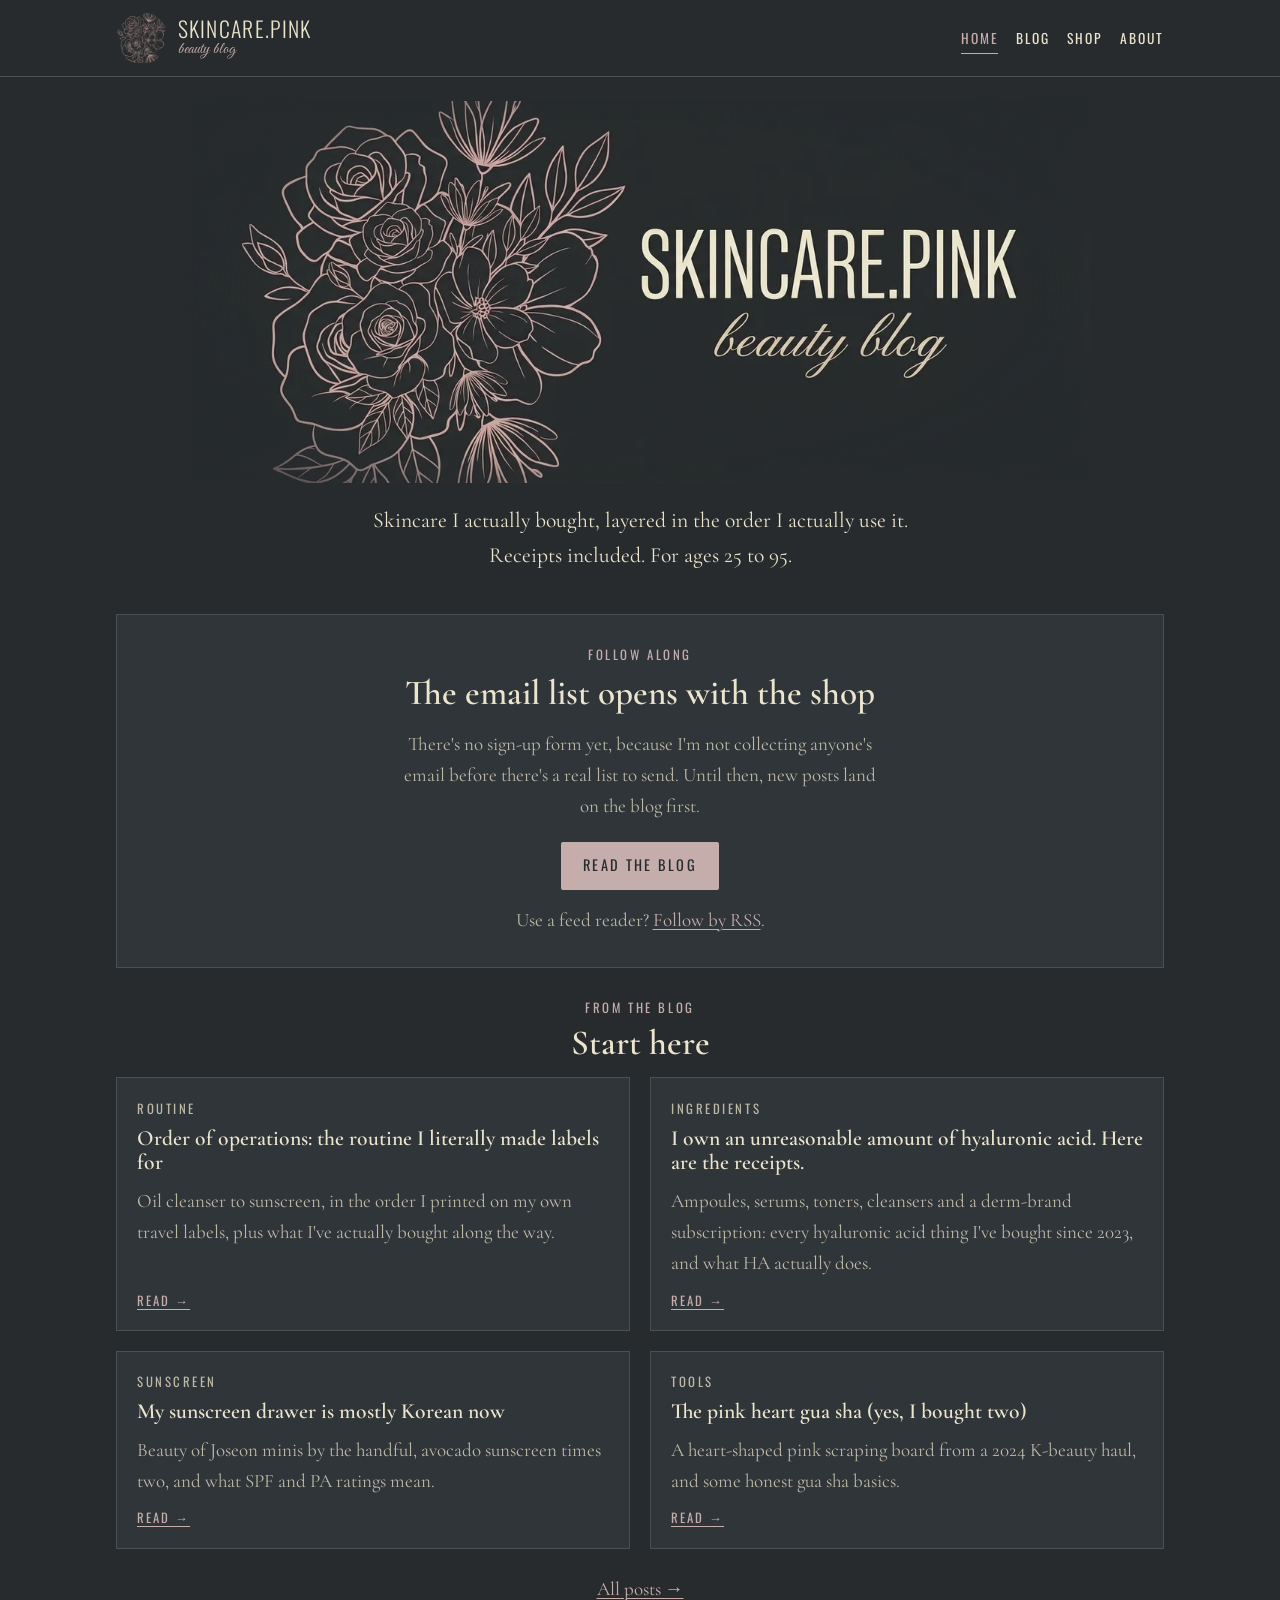
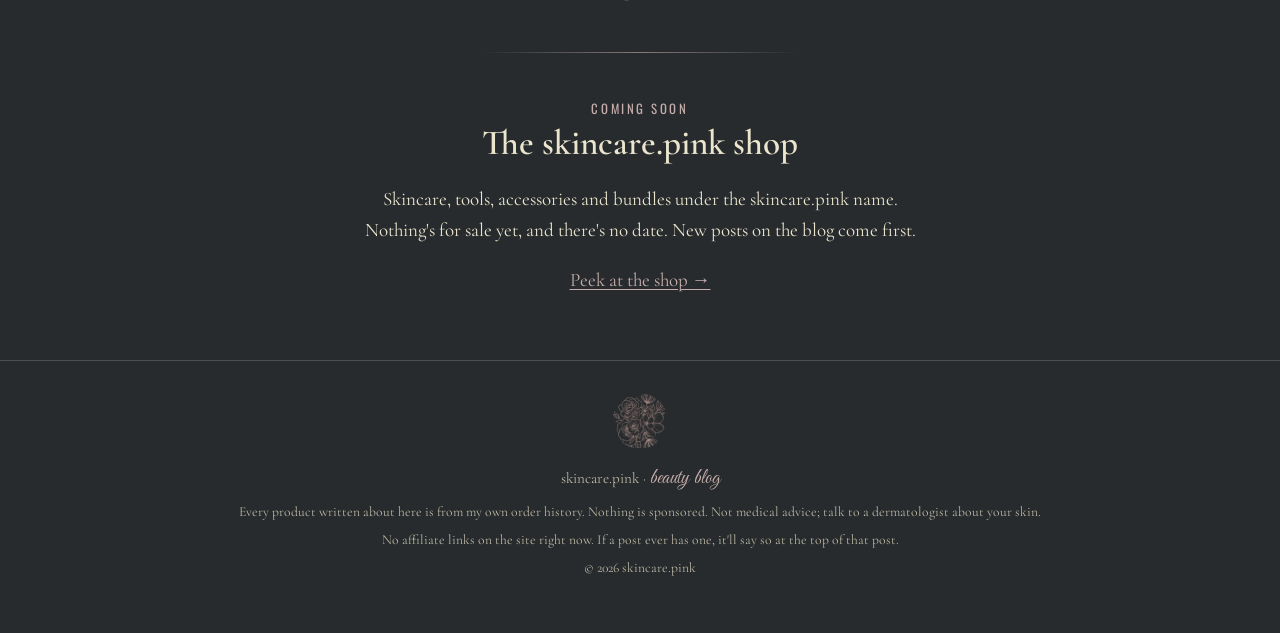
<file: index.html>
<!doctype html>
<html lang="en">
<head>
<meta charset="utf-8">
<meta name="viewport" content="width=device-width,initial-scale=1">
<title>skincare.pink · beauty blog</title>
<meta name="description" content="skincare.pink: skincare I actually bought, layered in the order I use it. Receipts included.">
<meta name="theme-color" content="#272B2D">
<meta property="og:title" content="skincare.pink · beauty blog">
<meta property="og:description" content="skincare.pink: skincare I actually bought, layered in the order I use it. Receipts included.">
<meta property="og:image" content="assets/og-logo.jpg">
<link rel="icon" href="assets/favicon.png">
<link rel="apple-touch-icon" href="assets/apple-touch-icon.png">
<link rel="preload" href="assets/fonts/CormorantGaramond-400.woff2" as="font" type="font/woff2" crossorigin>
<link rel="stylesheet" href="assets/site.css">
<link rel="alternate" type="application/rss+xml" title="skincare.pink" href="feed.xml">
</head>
<body>
<a class="skip" href="#main">Skip to content</a>
<header class="site-head"><div class="wrap">
  <a class="brand" href="index.html" aria-label="skincare.pink home">
    <img src="assets/rose-256.webp" alt="" width="44" height="44">
    <span class="brand-word">Skincare.Pink<small>beauty blog</small></span>
  </a>
  <nav aria-label="Main"><ul><li><a href="index.html" aria-current=page>Home</a></li><li><a href="blog.html">Blog</a></li><li><a href="shop.html">Shop</a></li><li><a href="about.html">About</a></li></ul></nav>
</div></header>
<main id="main" class="wrap">

<section class="hero">
  <h1 style="position:absolute;left:-9999px">skincare.pink: beauty blog</h1>
  <img class="logo" src="assets/logo-1200.webp" srcset="assets/logo-800.webp 800w, assets/logo-1200.webp 1200w" sizes="(max-width:900px) 100vw, 900px" width="1584" height="672" alt="SKINCARE.PINK beauty blog: rose-gold line drawing of roses beside the wordmark" fetchpriority="high">
  <p class="tag">Skincare I actually bought, layered in the order I actually use it. Receipts included. For ages 25 to 95.</p>
</section>
<div id="join">
<section class="panel" aria-labelledby="home-h">
  <p class="eyebrow">Follow along</p>
  <h2 id="home-h" style="margin-top:.3em">The email list opens with the shop</h2>
  <p style="color:var(--cream-dim);max-width:30rem;margin:0 auto 1.25rem">There's no sign-up form yet, because I'm not collecting anyone's email before there's a real list to send. Until then, new posts land on the blog first.</p>
  <p style="margin:0"><a class="btn" href="blog.html">Read the blog</a></p>
  <p class="small" style="color:var(--cream-dim);margin:.9rem 0 0">Use a feed reader? <a href="feed.xml">Follow by RSS</a>.</p>
</section></div>
<section>
  <p class="eyebrow" style="text-align:center">From the blog</p>
  <h2 style="text-align:center;margin-top:.2em">Start here</h2>
  <div class="grid">
<article class="card"><p class="eyebrow">Routine</p>
<h3><a href="order-of-operations.html">Order of operations: the routine I literally made labels for</a></h3>
<p>Oil cleanser to sunscreen, in the order I printed on my own travel labels, plus what I&#x27;ve actually bought along the way.</p><a class="more" href="order-of-operations.html" aria-label="Read: Order of operations: the routine I literally made labels for">Read →</a></article>
<article class="card"><p class="eyebrow">Ingredients</p>
<h3><a href="hyaluronic-acid-receipts.html">I own an unreasonable amount of hyaluronic acid. Here are the receipts.</a></h3>
<p>Ampoules, serums, toners, cleansers and a derm-brand subscription: every hyaluronic acid thing I&#x27;ve bought since 2023, and what HA actually does.</p><a class="more" href="hyaluronic-acid-receipts.html" aria-label="Read: I own an unreasonable amount of hyaluronic acid. Here are the receipts.">Read →</a></article>
<article class="card"><p class="eyebrow">Sunscreen</p>
<h3><a href="korean-sunscreen-drawer.html">My sunscreen drawer is mostly Korean now</a></h3>
<p>Beauty of Joseon minis by the handful, avocado sunscreen times two, and what SPF and PA ratings mean.</p><a class="more" href="korean-sunscreen-drawer.html" aria-label="Read: My sunscreen drawer is mostly Korean now">Read →</a></article>
<article class="card"><p class="eyebrow">Tools</p>
<h3><a href="pink-heart-gua-sha.html">The pink heart gua sha (yes, I bought two)</a></h3>
<p>A heart-shaped pink scraping board from a 2024 K-beauty haul, and some honest gua sha basics.</p><a class="more" href="pink-heart-gua-sha.html" aria-label="Read: The pink heart gua sha (yes, I bought two)">Read →</a></article></div>
  <p style="text-align:center;margin-top:1.5rem"><a href="blog.html">All posts →</a></p>
</section>
<hr class="rule">
<section style="text-align:center;max-width:36rem;margin:0 auto">
  <p class="eyebrow">Coming soon</p>
  <h2 style="margin-top:.2em">The skincare.pink shop</h2>
  <p>Skincare, tools, accessories and bundles under the skincare.pink name. Nothing's for sale yet, and there's no date. New posts on the blog come first.</p>
  <a href="shop.html">Peek at the shop →</a>
</section>

</main>
<footer class="site-foot"><div class="wrap">
  <img src="assets/rose-256.webp" alt="" width="56" height="56" loading="lazy">
  <p>skincare.pink · <span class="script" style="font-size:1.3rem">beauty blog</span></p>
  <p class="small">Every product written about here is from my own order history. Nothing is sponsored. Not medical advice; talk to a dermatologist about your skin.</p>
  <p class="small">No affiliate links on the site right now. If a post ever has one, it'll say so at the top of that post.</p>
  <p class="small">© 2026 skincare.pink</p>
</div></footer>
</body>
</html>
</file>
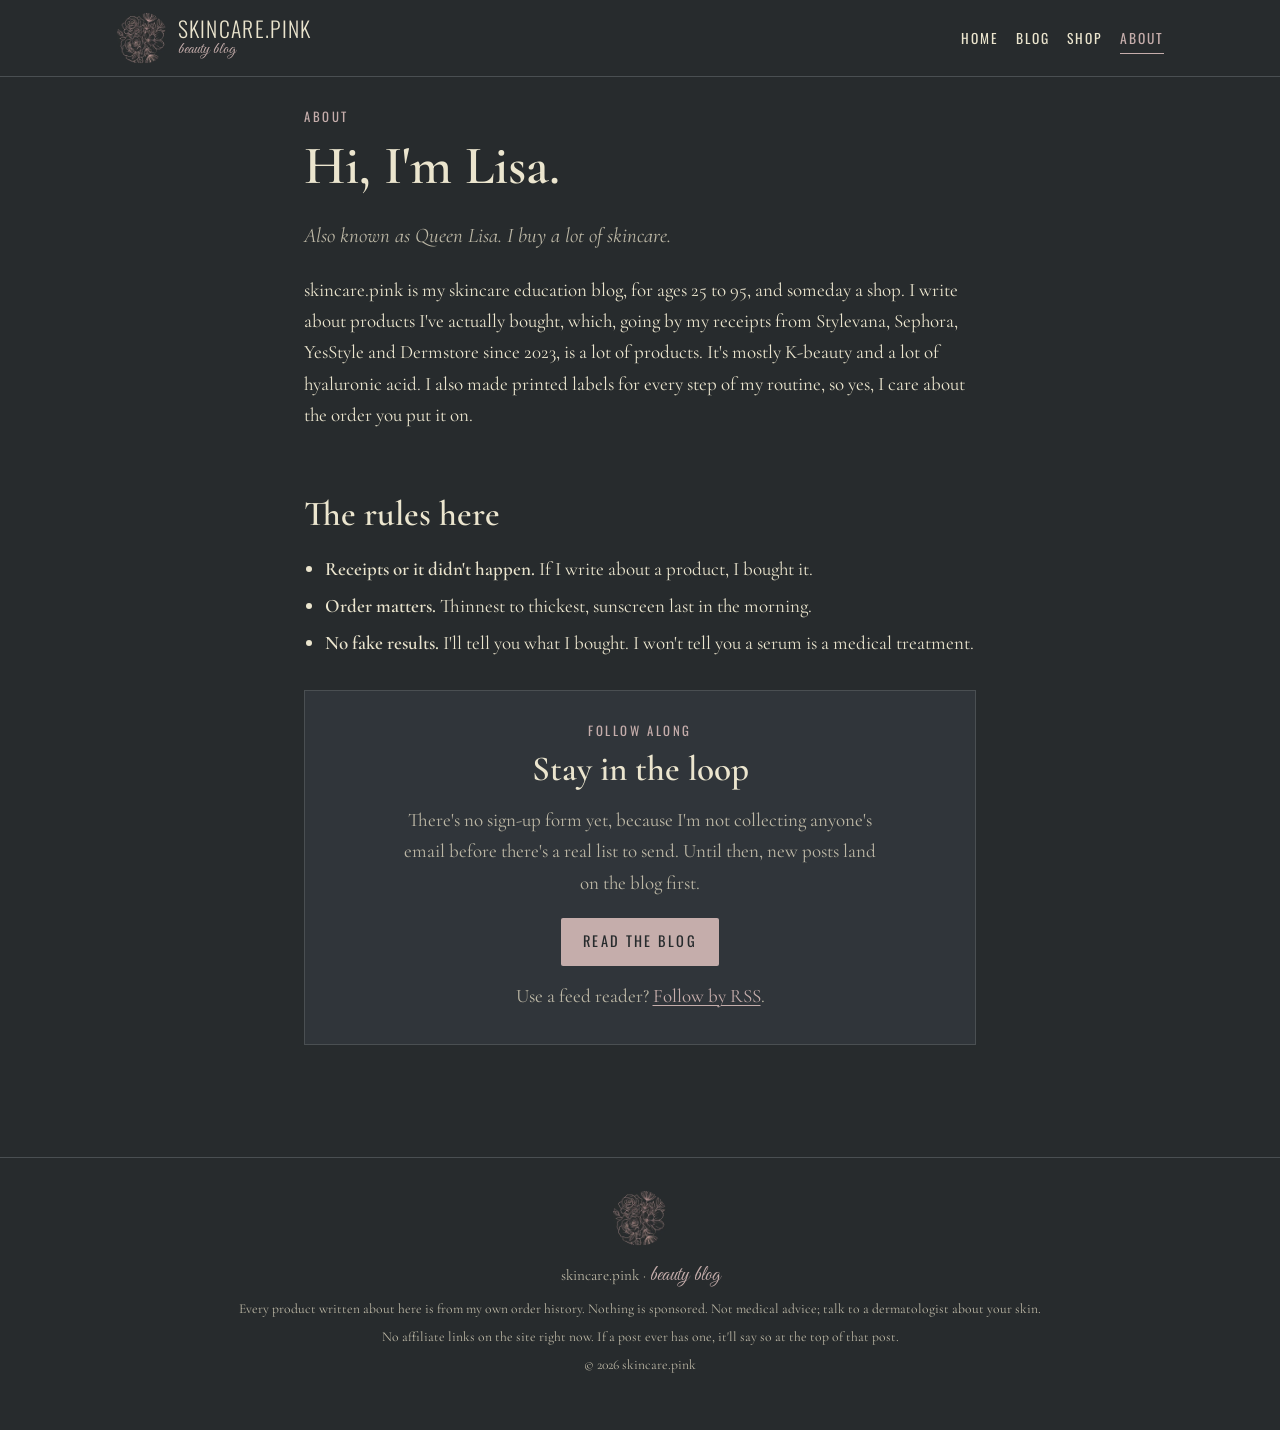
<file: about.html>
<!doctype html>
<html lang="en">
<head>
<meta charset="utf-8">
<meta name="viewport" content="width=device-width,initial-scale=1">
<title>About · skincare.pink</title>
<meta name="description" content="About skincare.pink and Lisa.">
<meta name="theme-color" content="#272B2D">
<meta property="og:title" content="About · skincare.pink">
<meta property="og:description" content="About skincare.pink and Lisa.">
<meta property="og:image" content="assets/og-logo.jpg">
<link rel="icon" href="assets/favicon.png">
<link rel="apple-touch-icon" href="assets/apple-touch-icon.png">
<link rel="preload" href="assets/fonts/CormorantGaramond-400.woff2" as="font" type="font/woff2" crossorigin>
<link rel="stylesheet" href="assets/site.css">
<link rel="alternate" type="application/rss+xml" title="skincare.pink" href="feed.xml">
</head>
<body>
<a class="skip" href="#main">Skip to content</a>
<header class="site-head"><div class="wrap">
  <a class="brand" href="index.html" aria-label="skincare.pink home">
    <img src="assets/rose-256.webp" alt="" width="44" height="44">
    <span class="brand-word">Skincare.Pink<small>beauty blog</small></span>
  </a>
  <nav aria-label="Main"><ul><li><a href="index.html">Home</a></li><li><a href="blog.html">Blog</a></li><li><a href="shop.html">Shop</a></li><li><a href="about.html" aria-current=page>About</a></li></ul></nav>
</div></header>
<main id="main" class="wrap">

<section class="post">
  <p class="eyebrow">About</p>
  <h1>Hi, I'm Lisa.</h1>
  <p class="lede">Also known as Queen Lisa. I buy a lot of skincare.</p>
  <p>skincare.pink is my skincare education blog, for ages 25 to 95, and someday a shop. I write about products I've actually bought, which, going by my receipts from Stylevana, Sephora, YesStyle and Dermstore since 2023, is a lot of products. It's mostly K-beauty and a lot of hyaluronic acid. I also made printed labels for every step of my routine, so yes, I care about the order you put it on.</p>
  <h2>The rules here</h2>
  <ul>
    <li><strong>Receipts or it didn't happen.</strong> If I write about a product, I bought it.</li>
    <li><strong>Order matters.</strong> Thinnest to thickest, sunscreen last in the morning.</li>
    <li><strong>No fake results.</strong> I'll tell you what I bought. I won't tell you a serum is a medical treatment.</li>
  </ul>
  
<section class="panel" aria-labelledby="about-h">
  <p class="eyebrow">Follow along</p>
  <h2 id="about-h" style="margin-top:.3em">Stay in the loop</h2>
  <p style="color:var(--cream-dim);max-width:30rem;margin:0 auto 1.25rem">There's no sign-up form yet, because I'm not collecting anyone's email before there's a real list to send. Until then, new posts land on the blog first.</p>
  <p style="margin:0"><a class="btn" href="blog.html">Read the blog</a></p>
  <p class="small" style="color:var(--cream-dim);margin:.9rem 0 0">Use a feed reader? <a href="feed.xml">Follow by RSS</a>.</p>
</section>
</section>

</main>
<footer class="site-foot"><div class="wrap">
  <img src="assets/rose-256.webp" alt="" width="56" height="56" loading="lazy">
  <p>skincare.pink · <span class="script" style="font-size:1.3rem">beauty blog</span></p>
  <p class="small">Every product written about here is from my own order history. Nothing is sponsored. Not medical advice; talk to a dermatologist about your skin.</p>
  <p class="small">No affiliate links on the site right now. If a post ever has one, it'll say so at the top of that post.</p>
  <p class="small">© 2026 skincare.pink</p>
</div></footer>
</body>
</html>
</file>
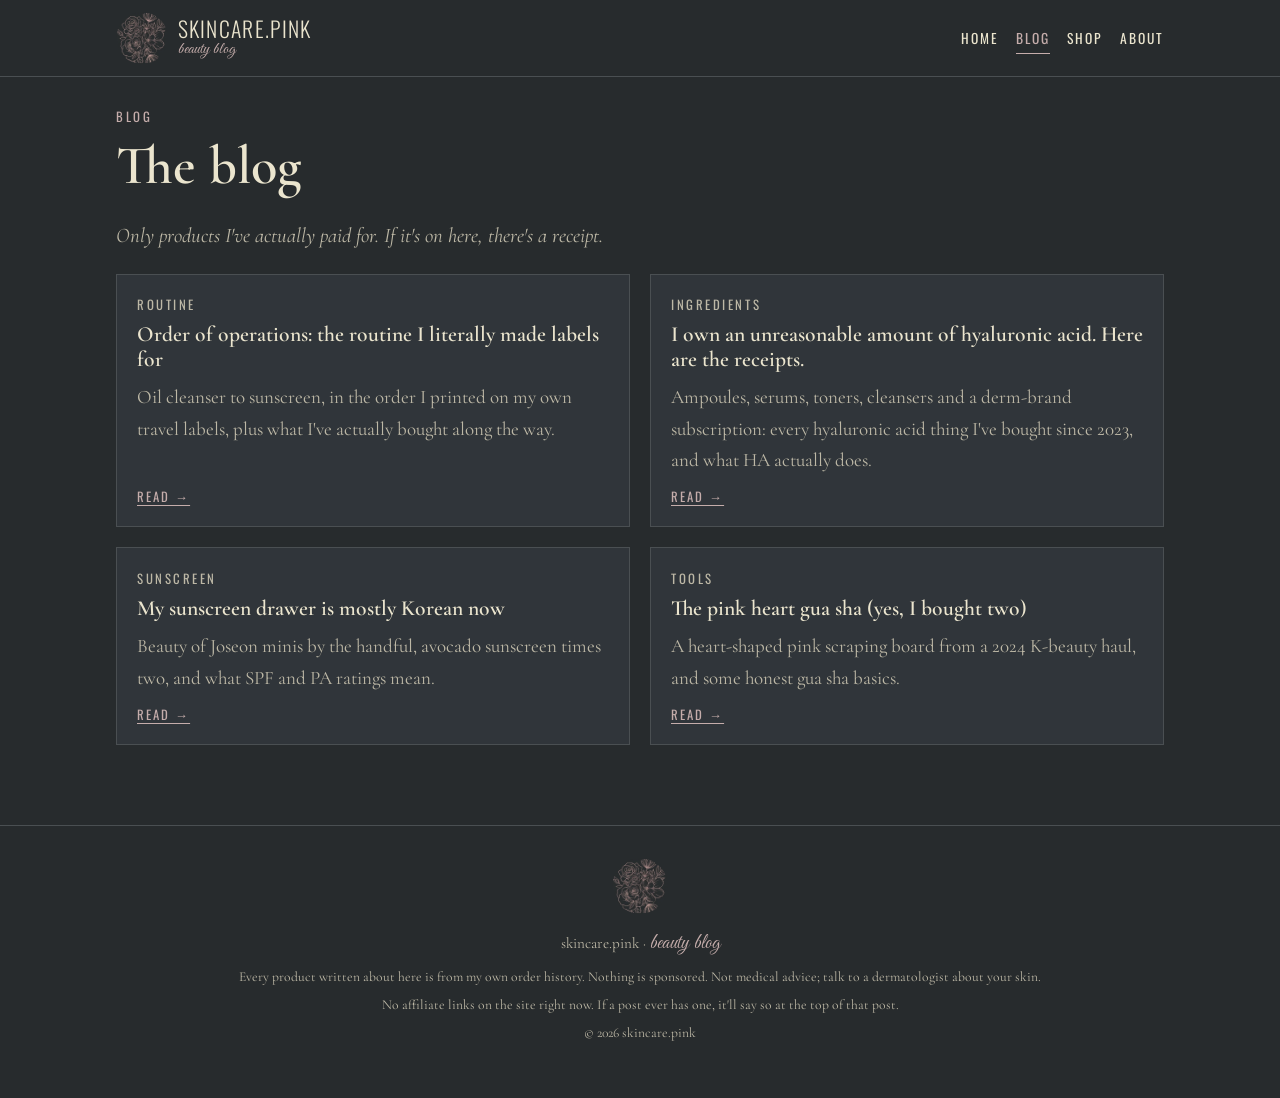
<file: blog.html>
<!doctype html>
<html lang="en">
<head>
<meta charset="utf-8">
<meta name="viewport" content="width=device-width,initial-scale=1">
<title>Blog · skincare.pink</title>
<meta name="description" content="Skincare posts built only from products I&#x27;ve actually bought.">
<meta name="theme-color" content="#272B2D">
<meta property="og:title" content="Blog · skincare.pink">
<meta property="og:description" content="Skincare posts built only from products I&#x27;ve actually bought.">
<meta property="og:image" content="assets/og-logo.jpg">
<link rel="icon" href="assets/favicon.png">
<link rel="apple-touch-icon" href="assets/apple-touch-icon.png">
<link rel="preload" href="assets/fonts/CormorantGaramond-400.woff2" as="font" type="font/woff2" crossorigin>
<link rel="stylesheet" href="assets/site.css">
<link rel="alternate" type="application/rss+xml" title="skincare.pink" href="feed.xml">
</head>
<body>
<a class="skip" href="#main">Skip to content</a>
<header class="site-head"><div class="wrap">
  <a class="brand" href="index.html" aria-label="skincare.pink home">
    <img src="assets/rose-256.webp" alt="" width="44" height="44">
    <span class="brand-word">Skincare.Pink<small>beauty blog</small></span>
  </a>
  <nav aria-label="Main"><ul><li><a href="index.html">Home</a></li><li><a href="blog.html" aria-current=page>Blog</a></li><li><a href="shop.html">Shop</a></li><li><a href="about.html">About</a></li></ul></nav>
</div></header>
<main id="main" class="wrap">

<section class="post" style="max-width:var(--max)">
  <p class="eyebrow">Blog</p>
  <h1>The blog</h1>
  <p class="lede">Only products I've actually paid for. If it's on here, there's a receipt.</p>
  <div class="grid">
<article class="card"><p class="eyebrow">Routine</p>
<h3><a href="order-of-operations.html">Order of operations: the routine I literally made labels for</a></h3>
<p>Oil cleanser to sunscreen, in the order I printed on my own travel labels, plus what I&#x27;ve actually bought along the way.</p><a class="more" href="order-of-operations.html" aria-label="Read: Order of operations: the routine I literally made labels for">Read →</a></article>
<article class="card"><p class="eyebrow">Ingredients</p>
<h3><a href="hyaluronic-acid-receipts.html">I own an unreasonable amount of hyaluronic acid. Here are the receipts.</a></h3>
<p>Ampoules, serums, toners, cleansers and a derm-brand subscription: every hyaluronic acid thing I&#x27;ve bought since 2023, and what HA actually does.</p><a class="more" href="hyaluronic-acid-receipts.html" aria-label="Read: I own an unreasonable amount of hyaluronic acid. Here are the receipts.">Read →</a></article>
<article class="card"><p class="eyebrow">Sunscreen</p>
<h3><a href="korean-sunscreen-drawer.html">My sunscreen drawer is mostly Korean now</a></h3>
<p>Beauty of Joseon minis by the handful, avocado sunscreen times two, and what SPF and PA ratings mean.</p><a class="more" href="korean-sunscreen-drawer.html" aria-label="Read: My sunscreen drawer is mostly Korean now">Read →</a></article>
<article class="card"><p class="eyebrow">Tools</p>
<h3><a href="pink-heart-gua-sha.html">The pink heart gua sha (yes, I bought two)</a></h3>
<p>A heart-shaped pink scraping board from a 2024 K-beauty haul, and some honest gua sha basics.</p><a class="more" href="pink-heart-gua-sha.html" aria-label="Read: The pink heart gua sha (yes, I bought two)">Read →</a></article></div>
</section>

</main>
<footer class="site-foot"><div class="wrap">
  <img src="assets/rose-256.webp" alt="" width="56" height="56" loading="lazy">
  <p>skincare.pink · <span class="script" style="font-size:1.3rem">beauty blog</span></p>
  <p class="small">Every product written about here is from my own order history. Nothing is sponsored. Not medical advice; talk to a dermatologist about your skin.</p>
  <p class="small">No affiliate links on the site right now. If a post ever has one, it'll say so at the top of that post.</p>
  <p class="small">© 2026 skincare.pink</p>
</div></footer>
</body>
</html>
</file>
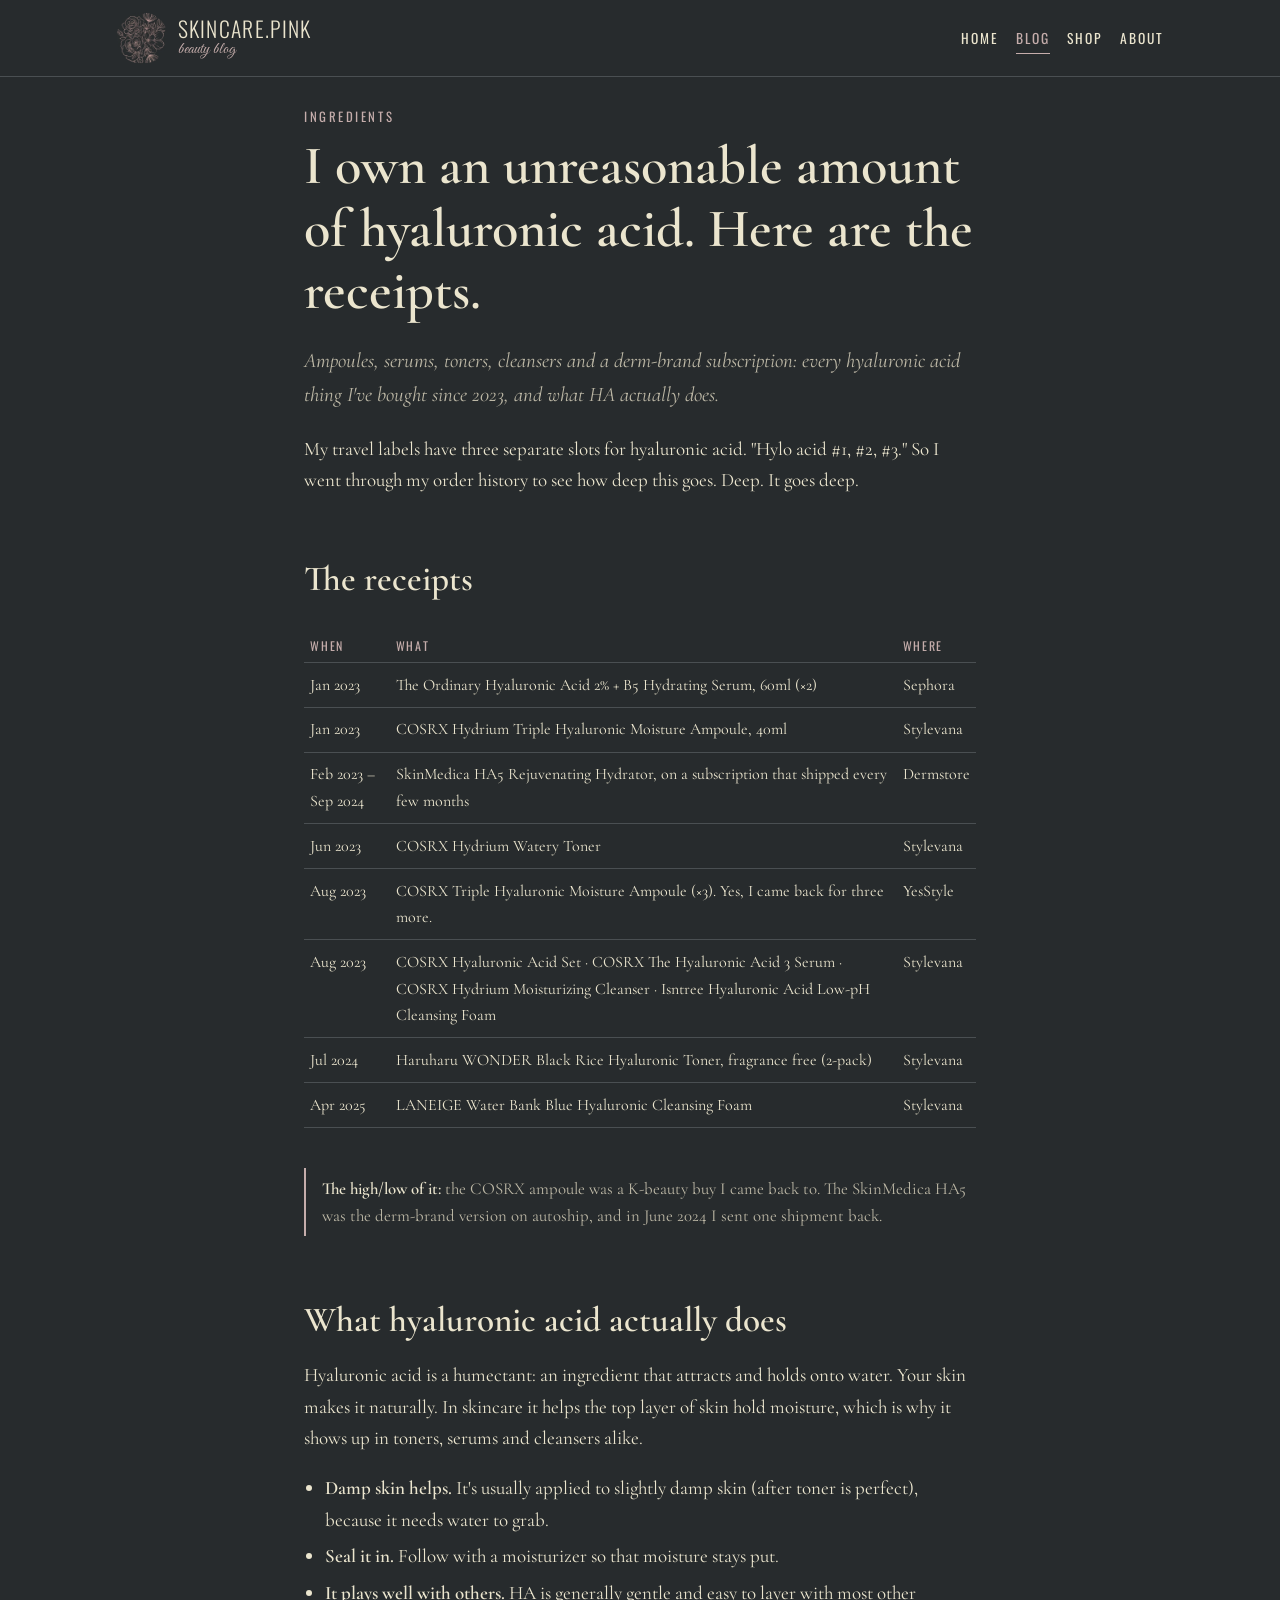
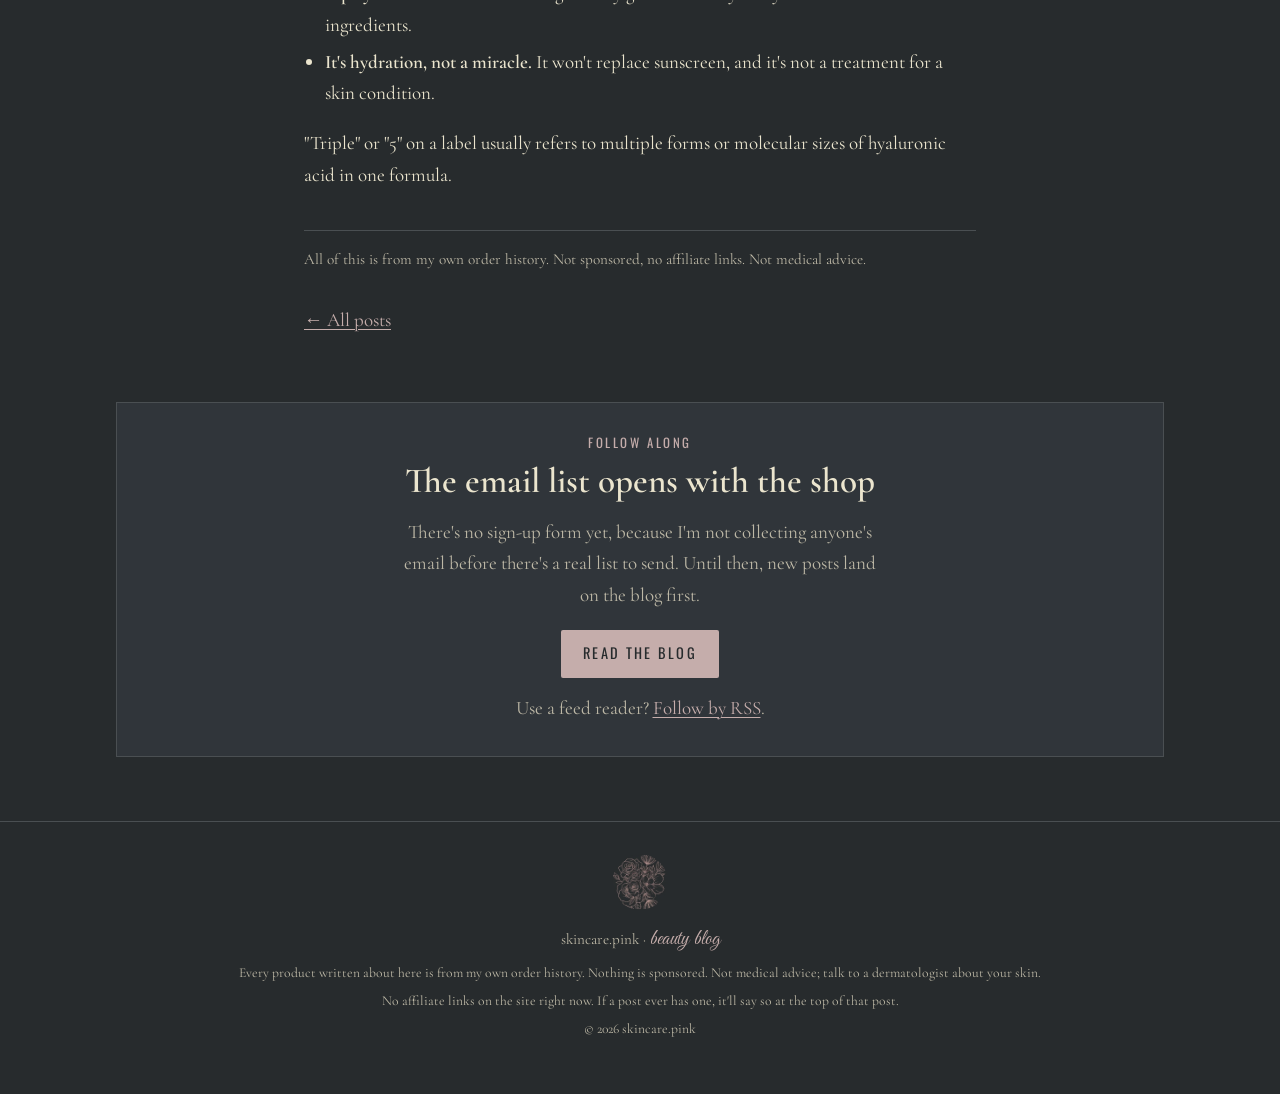
<file: hyaluronic-acid-receipts.html>
<!doctype html>
<html lang="en">
<head>
<meta charset="utf-8">
<meta name="viewport" content="width=device-width,initial-scale=1">
<title>I own an unreasonable amount of hyaluronic acid. Here are the receipts. · skincare.pink</title>
<meta name="description" content="Ampoules, serums, toners, cleansers and a derm-brand subscription: every hyaluronic acid thing I&#x27;ve bought since 2023, and what HA actually does.">
<meta name="theme-color" content="#272B2D">
<meta property="og:title" content="I own an unreasonable amount of hyaluronic acid. Here are the receipts. · skincare.pink">
<meta property="og:description" content="Ampoules, serums, toners, cleansers and a derm-brand subscription: every hyaluronic acid thing I&#x27;ve bought since 2023, and what HA actually does.">
<meta property="og:image" content="assets/og-logo.jpg">
<link rel="icon" href="assets/favicon.png">
<link rel="apple-touch-icon" href="assets/apple-touch-icon.png">
<link rel="preload" href="assets/fonts/CormorantGaramond-400.woff2" as="font" type="font/woff2" crossorigin>
<link rel="stylesheet" href="assets/site.css">
<link rel="alternate" type="application/rss+xml" title="skincare.pink" href="feed.xml">
</head>
<body>
<a class="skip" href="#main">Skip to content</a>
<header class="site-head"><div class="wrap">
  <a class="brand" href="index.html" aria-label="skincare.pink home">
    <img src="assets/rose-256.webp" alt="" width="44" height="44">
    <span class="brand-word">Skincare.Pink<small>beauty blog</small></span>
  </a>
  <nav aria-label="Main"><ul><li><a href="index.html">Home</a></li><li><a href="blog.html" aria-current=page>Blog</a></li><li><a href="shop.html">Shop</a></li><li><a href="about.html">About</a></li></ul></nav>
</div></header>
<main id="main" class="wrap">
<article class="post"><p class="eyebrow">Ingredients</p><h1>I own an unreasonable amount of hyaluronic acid. Here are the receipts.</h1>
<p class="lede">Ampoules, serums, toners, cleansers and a derm-brand subscription: every hyaluronic acid thing I&#x27;ve bought since 2023, and what HA actually does.</p>
<p>My travel labels have three separate slots for hyaluronic acid. "Hylo acid #1, #2, #3." So I went through my order history to see how deep this goes. Deep. It goes deep.</p>

<h2>The receipts</h2>
<div class="table-scroll"><table>
<thead><tr><th>When</th><th>What</th><th>Where</th></tr></thead>
<tbody>
<tr><td>Jan 2023</td><td>The Ordinary Hyaluronic Acid 2% + B5 Hydrating Serum, 60ml (×2)</td><td>Sephora</td></tr>
<tr><td>Jan 2023</td><td>COSRX Hydrium Triple Hyaluronic Moisture Ampoule, 40ml</td><td>Stylevana</td></tr>
<tr><td>Feb 2023 – Sep 2024</td><td>SkinMedica HA5 Rejuvenating Hydrator, on a subscription that shipped every few months</td><td>Dermstore</td></tr>
<tr><td>Jun 2023</td><td>COSRX Hydrium Watery Toner</td><td>Stylevana</td></tr>
<tr><td>Aug 2023</td><td>COSRX Triple Hyaluronic Moisture Ampoule (×3). Yes, I came back for three more.</td><td>YesStyle</td></tr>
<tr><td>Aug 2023</td><td>COSRX Hyaluronic Acid Set · COSRX The Hyaluronic Acid 3 Serum · COSRX Hydrium Moisturizing Cleanser · Isntree Hyaluronic Acid Low-pH Cleansing Foam</td><td>Stylevana</td></tr>
<tr><td>Jul 2024</td><td>Haruharu WONDER Black Rice Hyaluronic Toner, fragrance free (2-pack)</td><td>Stylevana</td></tr>
<tr><td>Apr 2025</td><td>LANEIGE Water Bank Blue Hyaluronic Cleansing Foam</td><td>Stylevana</td></tr>
</tbody></table></div>
<p class="receipt"><strong>The high/low of it:</strong> the COSRX ampoule was a K-beauty buy I came back to. The SkinMedica HA5 was the derm-brand version on autoship, and in June 2024 I sent one shipment back.</p>

<h2>What hyaluronic acid actually does</h2>
<p>Hyaluronic acid is a humectant: an ingredient that attracts and holds onto water. Your skin makes it naturally. In skincare it helps the top layer of skin hold moisture, which is why it shows up in toners, serums and cleansers alike.</p>
<ul>
  <li><strong>Damp skin helps.</strong> It's usually applied to slightly damp skin (after toner is perfect), because it needs water to grab.</li>
  <li><strong>Seal it in.</strong> Follow with a moisturizer so that moisture stays put.</li>
  <li><strong>It plays well with others.</strong> HA is generally gentle and easy to layer with most other ingredients.</li>
  <li><strong>It's hydration, not a miracle.</strong> It won't replace sunscreen, and it's not a treatment for a skin condition.</li>
</ul>
<p>"Triple" or "5" on a label usually refers to multiple forms or molecular sizes of hyaluronic acid in one formula.</p>
<p class="note">All of this is from my own order history. Not sponsored, no affiliate links. Not medical advice.</p>

<p style="margin-top:2rem"><a href="blog.html">← All posts</a></p></article>
<section class="panel" aria-labelledby="post-h">
  <p class="eyebrow">Follow along</p>
  <h2 id="post-h" style="margin-top:.3em">The email list opens with the shop</h2>
  <p style="color:var(--cream-dim);max-width:30rem;margin:0 auto 1.25rem">There's no sign-up form yet, because I'm not collecting anyone's email before there's a real list to send. Until then, new posts land on the blog first.</p>
  <p style="margin:0"><a class="btn" href="blog.html">Read the blog</a></p>
  <p class="small" style="color:var(--cream-dim);margin:.9rem 0 0">Use a feed reader? <a href="feed.xml">Follow by RSS</a>.</p>
</section>
</main>
<footer class="site-foot"><div class="wrap">
  <img src="assets/rose-256.webp" alt="" width="56" height="56" loading="lazy">
  <p>skincare.pink · <span class="script" style="font-size:1.3rem">beauty blog</span></p>
  <p class="small">Every product written about here is from my own order history. Nothing is sponsored. Not medical advice; talk to a dermatologist about your skin.</p>
  <p class="small">No affiliate links on the site right now. If a post ever has one, it'll say so at the top of that post.</p>
  <p class="small">© 2026 skincare.pink</p>
</div></footer>
</body>
</html>
</file>
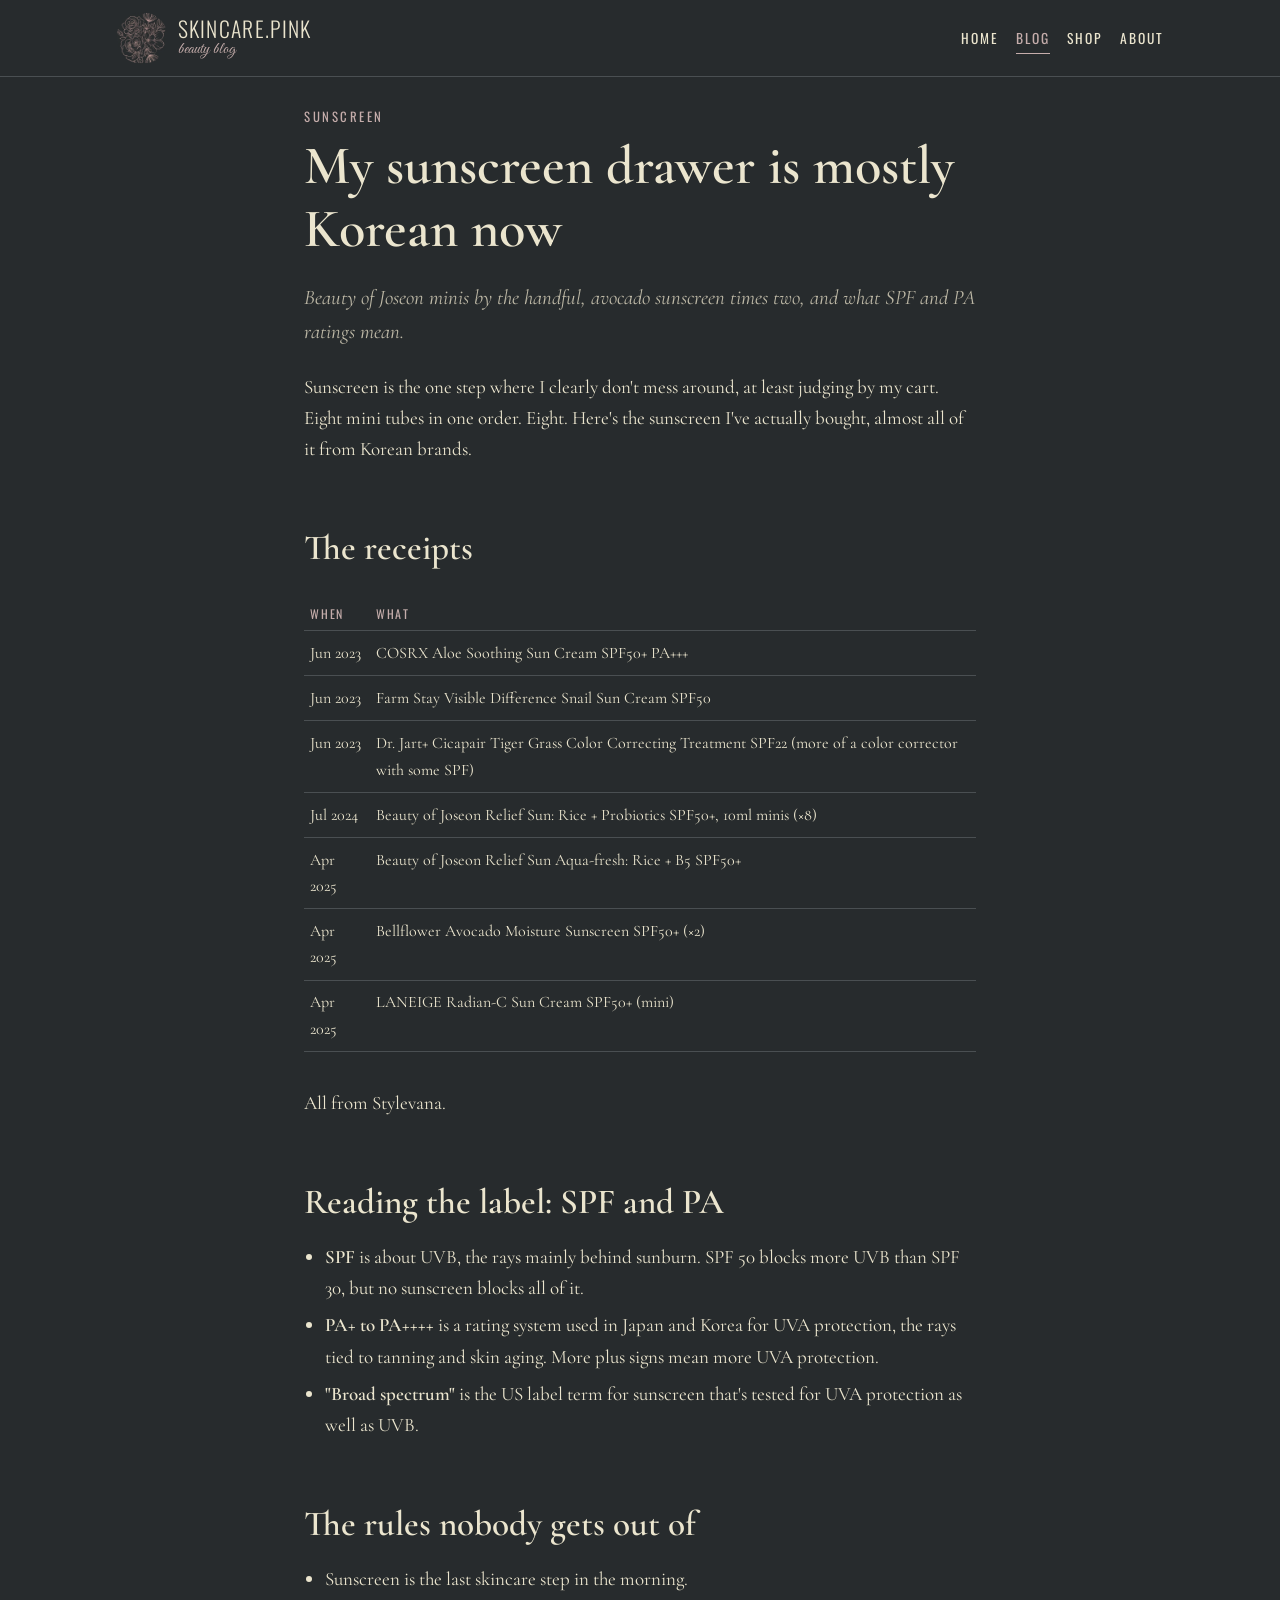
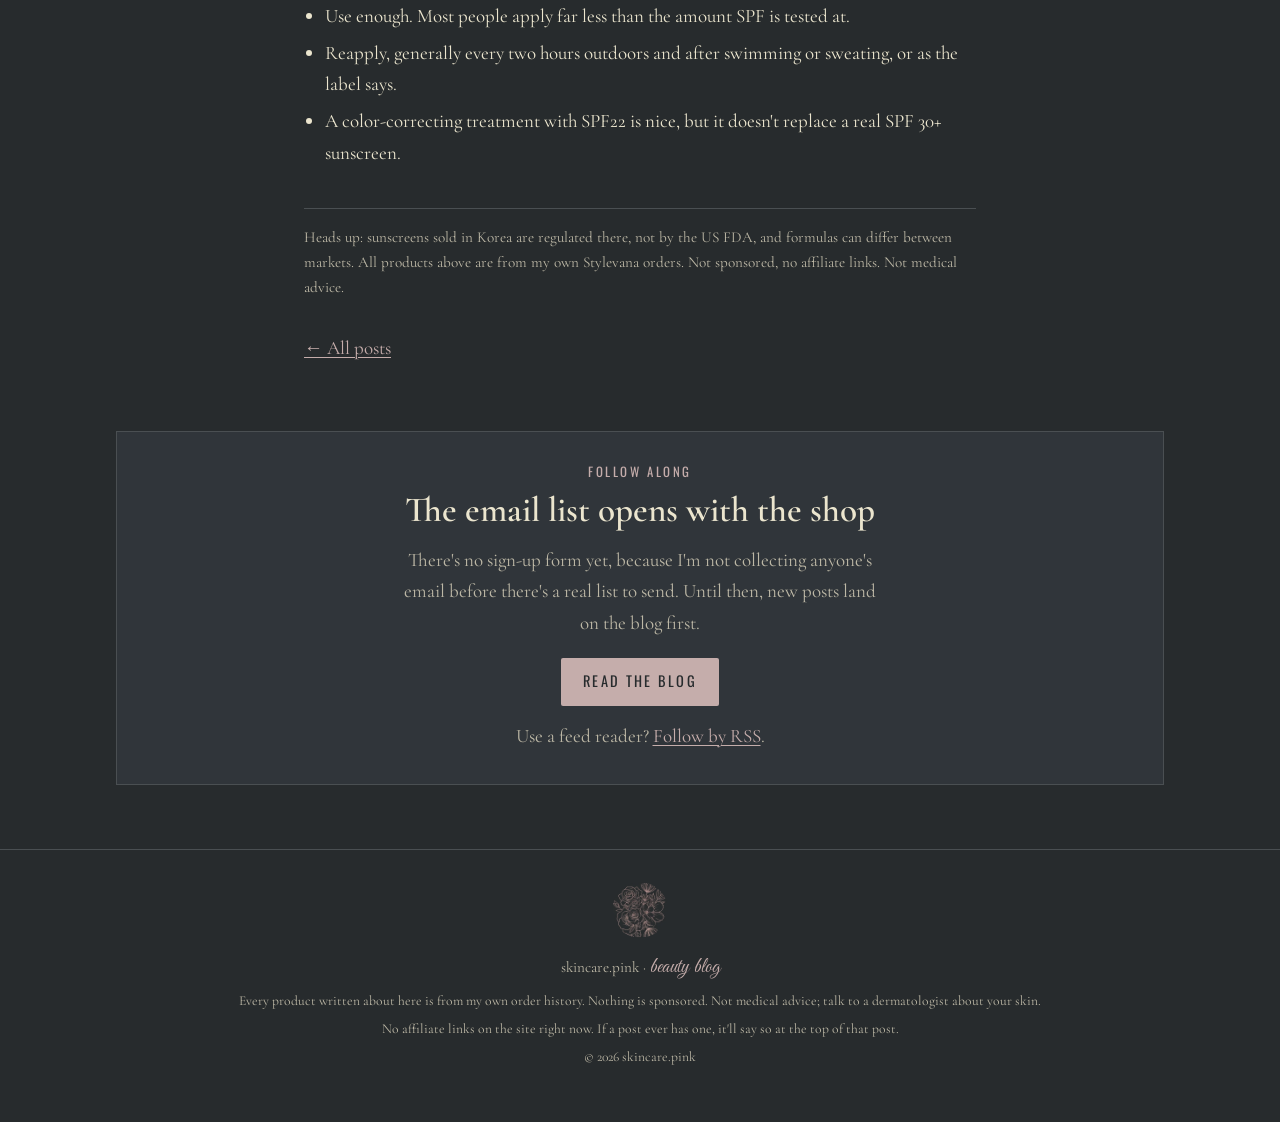
<file: korean-sunscreen-drawer.html>
<!doctype html>
<html lang="en">
<head>
<meta charset="utf-8">
<meta name="viewport" content="width=device-width,initial-scale=1">
<title>My sunscreen drawer is mostly Korean now · skincare.pink</title>
<meta name="description" content="Beauty of Joseon minis by the handful, avocado sunscreen times two, and what SPF and PA ratings mean.">
<meta name="theme-color" content="#272B2D">
<meta property="og:title" content="My sunscreen drawer is mostly Korean now · skincare.pink">
<meta property="og:description" content="Beauty of Joseon minis by the handful, avocado sunscreen times two, and what SPF and PA ratings mean.">
<meta property="og:image" content="assets/og-logo.jpg">
<link rel="icon" href="assets/favicon.png">
<link rel="apple-touch-icon" href="assets/apple-touch-icon.png">
<link rel="preload" href="assets/fonts/CormorantGaramond-400.woff2" as="font" type="font/woff2" crossorigin>
<link rel="stylesheet" href="assets/site.css">
<link rel="alternate" type="application/rss+xml" title="skincare.pink" href="feed.xml">
</head>
<body>
<a class="skip" href="#main">Skip to content</a>
<header class="site-head"><div class="wrap">
  <a class="brand" href="index.html" aria-label="skincare.pink home">
    <img src="assets/rose-256.webp" alt="" width="44" height="44">
    <span class="brand-word">Skincare.Pink<small>beauty blog</small></span>
  </a>
  <nav aria-label="Main"><ul><li><a href="index.html">Home</a></li><li><a href="blog.html" aria-current=page>Blog</a></li><li><a href="shop.html">Shop</a></li><li><a href="about.html">About</a></li></ul></nav>
</div></header>
<main id="main" class="wrap">
<article class="post"><p class="eyebrow">Sunscreen</p><h1>My sunscreen drawer is mostly Korean now</h1>
<p class="lede">Beauty of Joseon minis by the handful, avocado sunscreen times two, and what SPF and PA ratings mean.</p>
<p>Sunscreen is the one step where I clearly don't mess around, at least judging by my cart. Eight mini tubes in one order. Eight. Here's the sunscreen I've actually bought, almost all of it from Korean brands.</p>

<h2>The receipts</h2>
<div class="table-scroll"><table>
<thead><tr><th>When</th><th>What</th></tr></thead>
<tbody>
<tr><td>Jun 2023</td><td>COSRX Aloe Soothing Sun Cream SPF50+ PA+++</td></tr>
<tr><td>Jun 2023</td><td>Farm Stay Visible Difference Snail Sun Cream SPF50</td></tr>
<tr><td>Jun 2023</td><td>Dr. Jart+ Cicapair Tiger Grass Color Correcting Treatment SPF22 (more of a color corrector with some SPF)</td></tr>
<tr><td>Jul 2024</td><td>Beauty of Joseon Relief Sun: Rice + Probiotics SPF50+, 10ml minis (×8)</td></tr>
<tr><td>Apr 2025</td><td>Beauty of Joseon Relief Sun Aqua-fresh: Rice + B5 SPF50+</td></tr>
<tr><td>Apr 2025</td><td>Bellflower Avocado Moisture Sunscreen SPF50+ (×2)</td></tr>
<tr><td>Apr 2025</td><td>LANEIGE Radian-C Sun Cream SPF50+ (mini)</td></tr>
</tbody></table></div>
<p>All from Stylevana.</p>

<h2>Reading the label: SPF and PA</h2>
<ul>
  <li><strong>SPF</strong> is about UVB, the rays mainly behind sunburn. SPF 50 blocks more UVB than SPF 30, but no sunscreen blocks all of it.</li>
  <li><strong>PA+ to PA++++</strong> is a rating system used in Japan and Korea for UVA protection, the rays tied to tanning and skin aging. More plus signs mean more UVA protection.</li>
  <li><strong>"Broad spectrum"</strong> is the US label term for sunscreen that's tested for UVA protection as well as UVB.</li>
</ul>

<h2>The rules nobody gets out of</h2>
<ul>
  <li>Sunscreen is the last skincare step in the morning.</li>
  <li>Use enough. Most people apply far less than the amount SPF is tested at.</li>
  <li>Reapply, generally every two hours outdoors and after swimming or sweating, or as the label says.</li>
  <li>A color-correcting treatment with SPF22 is nice, but it doesn't replace a real SPF 30+ sunscreen.</li>
</ul>
<p class="note">Heads up: sunscreens sold in Korea are regulated there, not by the US FDA, and formulas can differ between markets. All products above are from my own Stylevana orders. Not sponsored, no affiliate links. Not medical advice.</p>

<p style="margin-top:2rem"><a href="blog.html">← All posts</a></p></article>
<section class="panel" aria-labelledby="post-h">
  <p class="eyebrow">Follow along</p>
  <h2 id="post-h" style="margin-top:.3em">The email list opens with the shop</h2>
  <p style="color:var(--cream-dim);max-width:30rem;margin:0 auto 1.25rem">There's no sign-up form yet, because I'm not collecting anyone's email before there's a real list to send. Until then, new posts land on the blog first.</p>
  <p style="margin:0"><a class="btn" href="blog.html">Read the blog</a></p>
  <p class="small" style="color:var(--cream-dim);margin:.9rem 0 0">Use a feed reader? <a href="feed.xml">Follow by RSS</a>.</p>
</section>
</main>
<footer class="site-foot"><div class="wrap">
  <img src="assets/rose-256.webp" alt="" width="56" height="56" loading="lazy">
  <p>skincare.pink · <span class="script" style="font-size:1.3rem">beauty blog</span></p>
  <p class="small">Every product written about here is from my own order history. Nothing is sponsored. Not medical advice; talk to a dermatologist about your skin.</p>
  <p class="small">No affiliate links on the site right now. If a post ever has one, it'll say so at the top of that post.</p>
  <p class="small">© 2026 skincare.pink</p>
</div></footer>
</body>
</html>
</file>
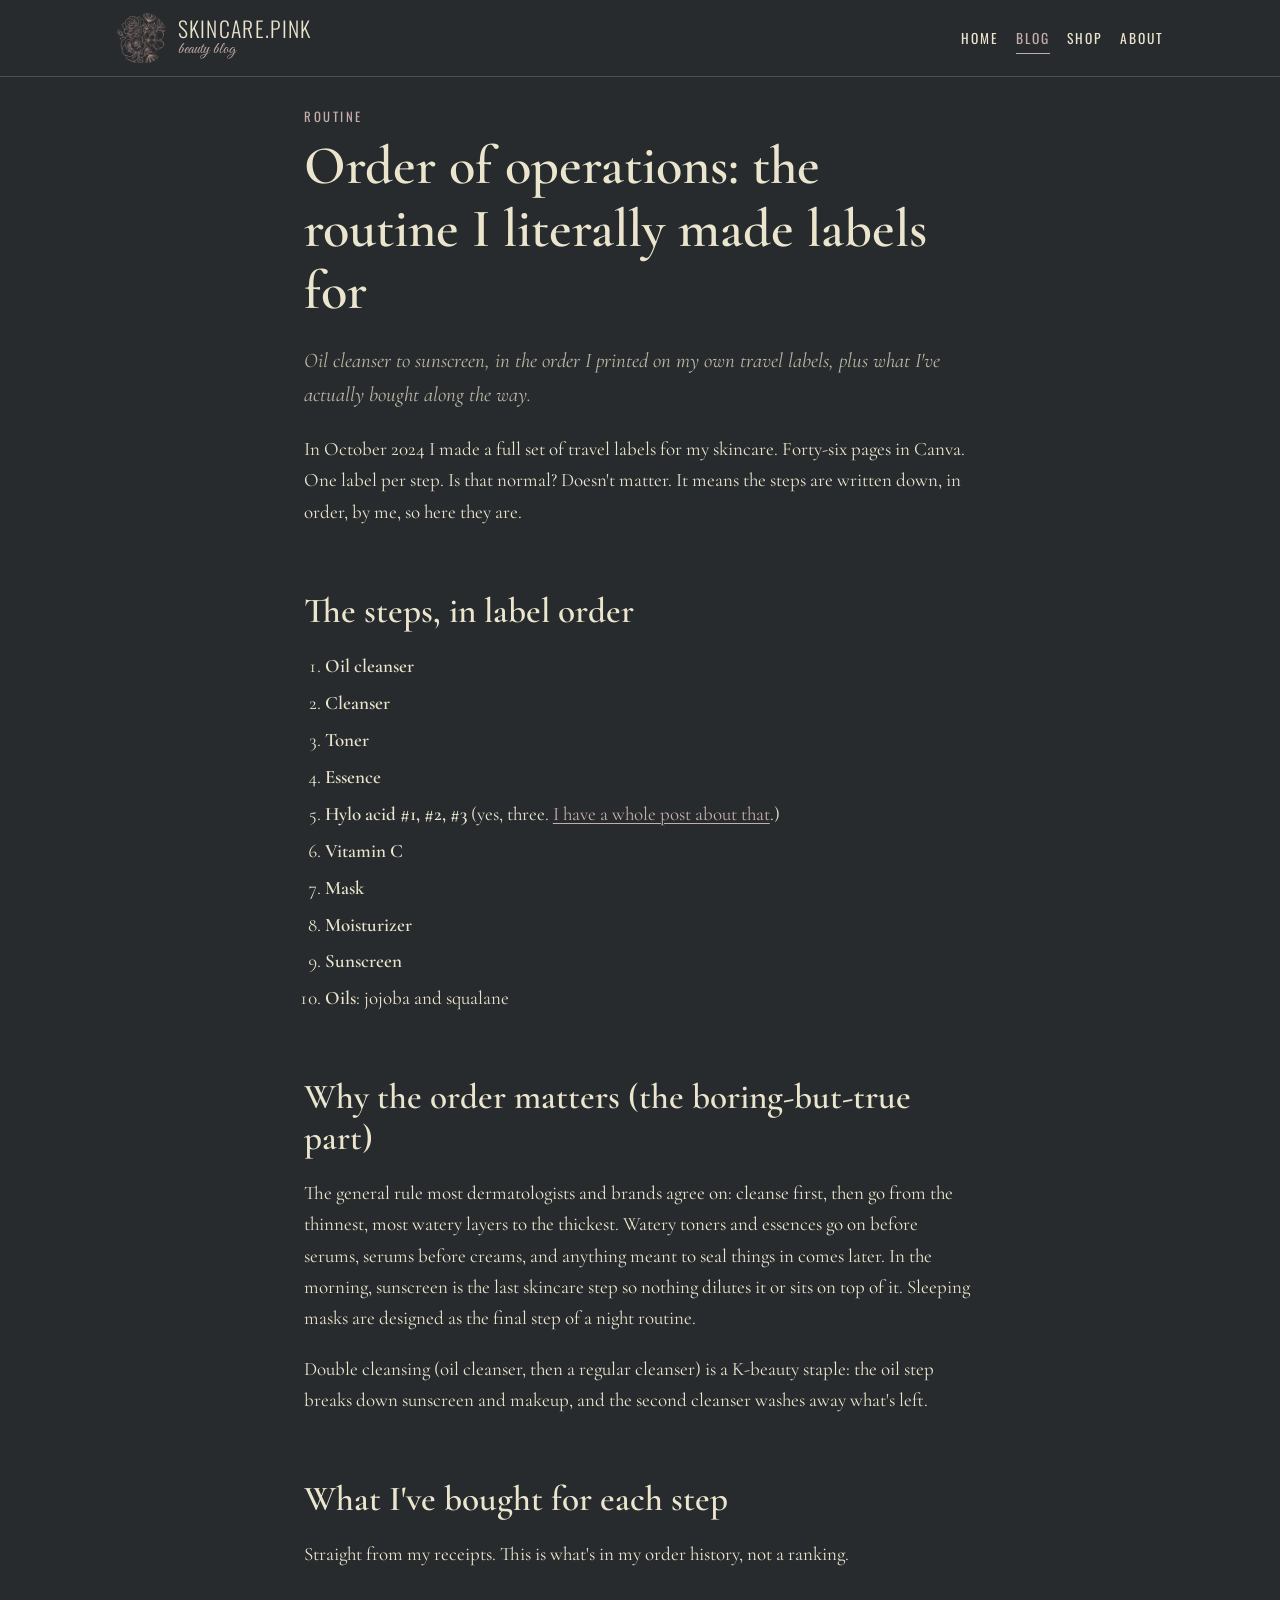
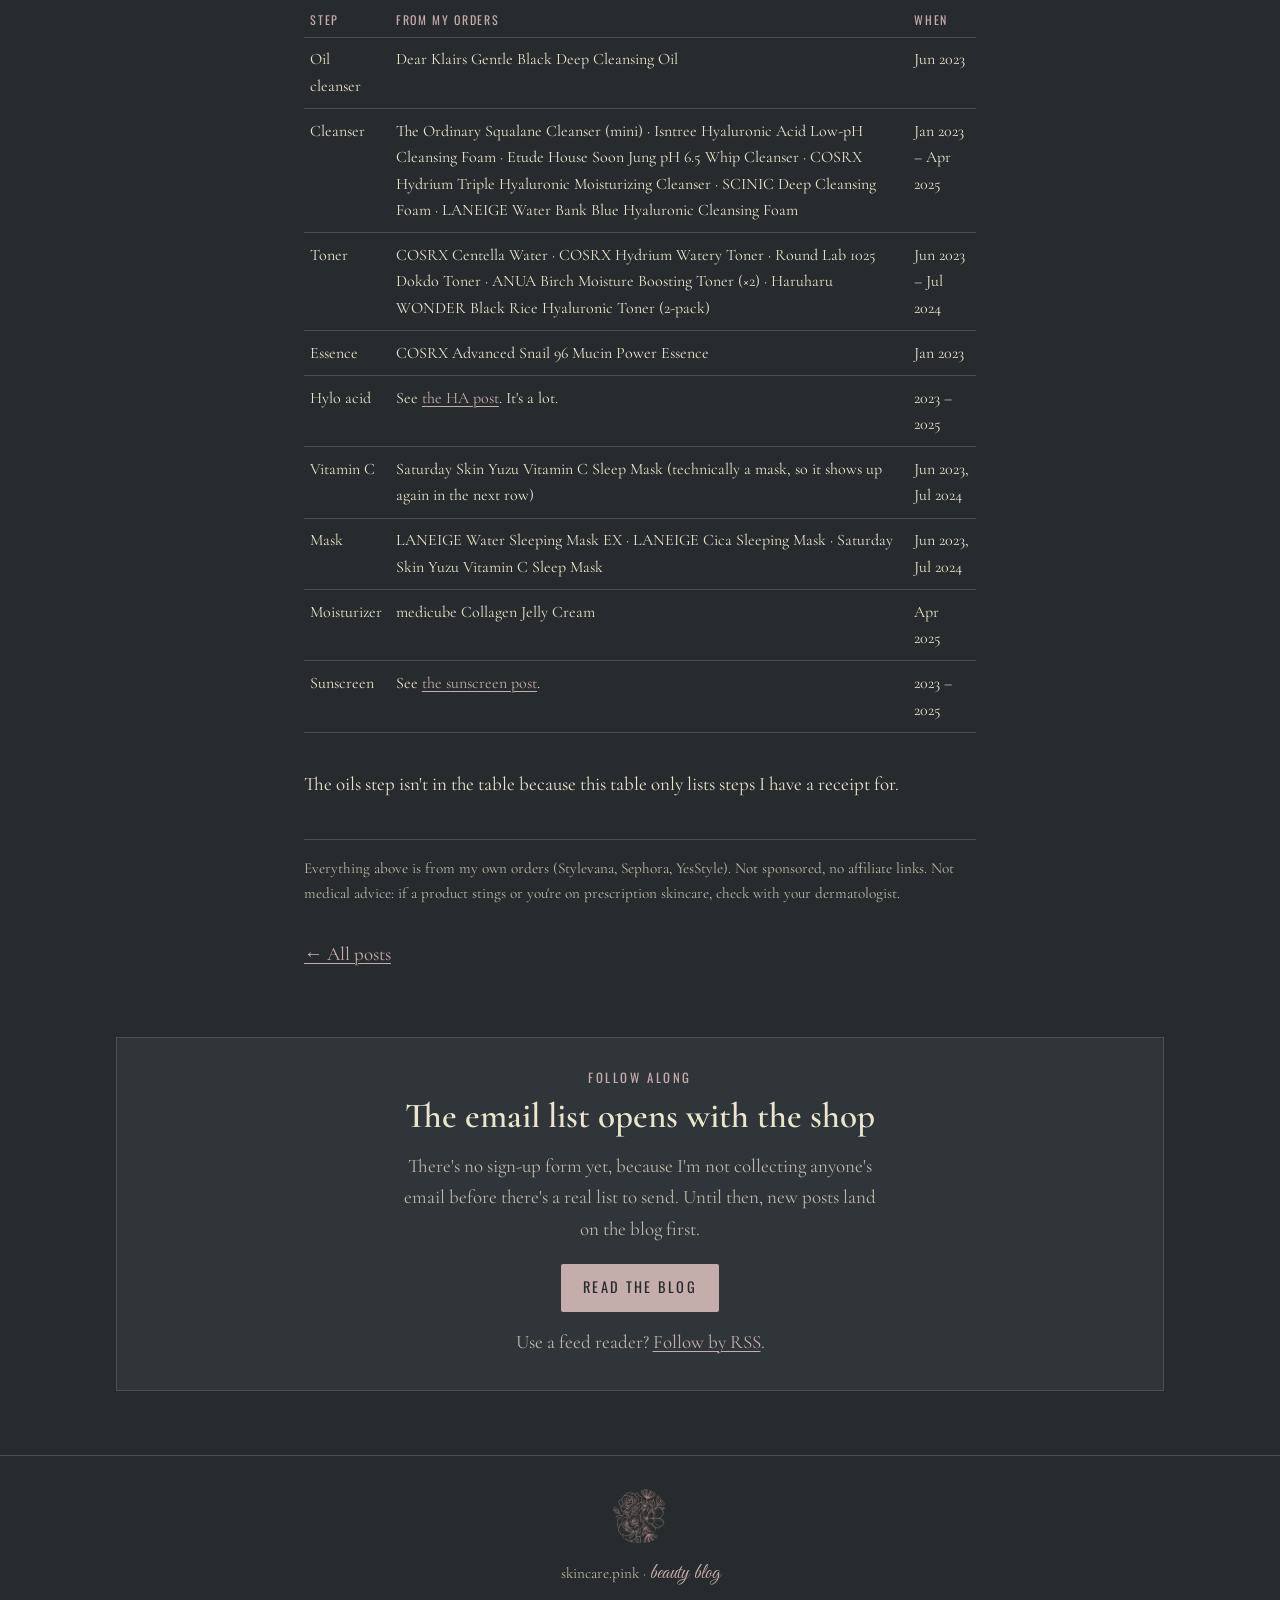
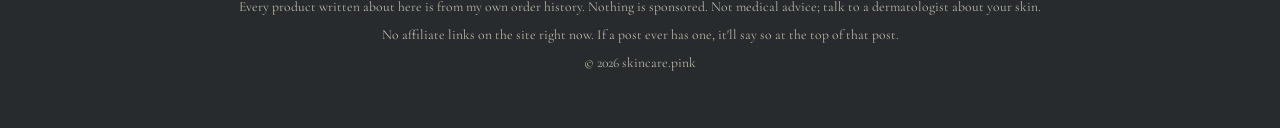
<file: order-of-operations.html>
<!doctype html>
<html lang="en">
<head>
<meta charset="utf-8">
<meta name="viewport" content="width=device-width,initial-scale=1">
<title>Order of operations: the routine I literally made labels for · skincare.pink</title>
<meta name="description" content="Oil cleanser to sunscreen, in the order I printed on my own travel labels, plus what I&#x27;ve actually bought along the way.">
<meta name="theme-color" content="#272B2D">
<meta property="og:title" content="Order of operations: the routine I literally made labels for · skincare.pink">
<meta property="og:description" content="Oil cleanser to sunscreen, in the order I printed on my own travel labels, plus what I&#x27;ve actually bought along the way.">
<meta property="og:image" content="assets/og-logo.jpg">
<link rel="icon" href="assets/favicon.png">
<link rel="apple-touch-icon" href="assets/apple-touch-icon.png">
<link rel="preload" href="assets/fonts/CormorantGaramond-400.woff2" as="font" type="font/woff2" crossorigin>
<link rel="stylesheet" href="assets/site.css">
<link rel="alternate" type="application/rss+xml" title="skincare.pink" href="feed.xml">
</head>
<body>
<a class="skip" href="#main">Skip to content</a>
<header class="site-head"><div class="wrap">
  <a class="brand" href="index.html" aria-label="skincare.pink home">
    <img src="assets/rose-256.webp" alt="" width="44" height="44">
    <span class="brand-word">Skincare.Pink<small>beauty blog</small></span>
  </a>
  <nav aria-label="Main"><ul><li><a href="index.html">Home</a></li><li><a href="blog.html" aria-current=page>Blog</a></li><li><a href="shop.html">Shop</a></li><li><a href="about.html">About</a></li></ul></nav>
</div></header>
<main id="main" class="wrap">
<article class="post"><p class="eyebrow">Routine</p><h1>Order of operations: the routine I literally made labels for</h1>
<p class="lede">Oil cleanser to sunscreen, in the order I printed on my own travel labels, plus what I&#x27;ve actually bought along the way.</p>
<p>In October 2024 I made a full set of travel labels for my skincare. Forty-six pages in Canva. One label per step. Is that normal? Doesn't matter. It means the steps are written down, in order, by me, so here they are.</p>

<h2>The steps, in label order</h2>
<ol>
  <li><strong>Oil cleanser</strong></li>
  <li><strong>Cleanser</strong></li>
  <li><strong>Toner</strong></li>
  <li><strong>Essence</strong></li>
  <li><strong>Hylo acid #1, #2, #3</strong> (yes, three. <a href="hyaluronic-acid-receipts.html">I have a whole post about that</a>.)</li>
  <li><strong>Vitamin C</strong></li>
  <li><strong>Mask</strong></li>
  <li><strong>Moisturizer</strong></li>
  <li><strong>Sunscreen</strong></li>
  <li><strong>Oils</strong>: jojoba and squalane</li>
</ol>

<h2>Why the order matters (the boring-but-true part)</h2>
<p>The general rule most dermatologists and brands agree on: cleanse first, then go from the thinnest, most watery layers to the thickest. Watery toners and essences go on before serums, serums before creams, and anything meant to seal things in comes later. In the morning, sunscreen is the last skincare step so nothing dilutes it or sits on top of it. Sleeping masks are designed as the final step of a night routine.</p>
<p>Double cleansing (oil cleanser, then a regular cleanser) is a K-beauty staple: the oil step breaks down sunscreen and makeup, and the second cleanser washes away what's left.</p>

<h2>What I've bought for each step</h2>
<p>Straight from my receipts. This is what's in my order history, not a ranking.</p>
<div class="table-scroll"><table>
<thead><tr><th>Step</th><th>From my orders</th><th>When</th></tr></thead>
<tbody>
<tr><td>Oil cleanser</td><td>Dear Klairs Gentle Black Deep Cleansing Oil</td><td>Jun 2023</td></tr>
<tr><td>Cleanser</td><td>The Ordinary Squalane Cleanser (mini) · Isntree Hyaluronic Acid Low-pH Cleansing Foam · Etude House Soon Jung pH 6.5 Whip Cleanser · COSRX Hydrium Triple Hyaluronic Moisturizing Cleanser · SCINIC Deep Cleansing Foam · LANEIGE Water Bank Blue Hyaluronic Cleansing Foam</td><td>Jan 2023 – Apr 2025</td></tr>
<tr><td>Toner</td><td>COSRX Centella Water · COSRX Hydrium Watery Toner · Round Lab 1025 Dokdo Toner · ANUA Birch Moisture Boosting Toner (×2) · Haruharu WONDER Black Rice Hyaluronic Toner (2-pack)</td><td>Jun 2023 – Jul 2024</td></tr>
<tr><td>Essence</td><td>COSRX Advanced Snail 96 Mucin Power Essence</td><td>Jan 2023</td></tr>
<tr><td>Hylo acid</td><td>See <a href="hyaluronic-acid-receipts.html">the HA post</a>. It's a lot.</td><td>2023 – 2025</td></tr>
<tr><td>Vitamin C</td><td>Saturday Skin Yuzu Vitamin C Sleep Mask (technically a mask, so it shows up again in the next row)</td><td>Jun 2023, Jul 2024</td></tr>
<tr><td>Mask</td><td>LANEIGE Water Sleeping Mask EX · LANEIGE Cica Sleeping Mask · Saturday Skin Yuzu Vitamin C Sleep Mask</td><td>Jun 2023, Jul 2024</td></tr>
<tr><td>Moisturizer</td><td>medicube Collagen Jelly Cream</td><td>Apr 2025</td></tr>
<tr><td>Sunscreen</td><td>See <a href="korean-sunscreen-drawer.html">the sunscreen post</a>.</td><td>2023 – 2025</td></tr>
</tbody></table></div>
<p>The oils step isn't in the table because this table only lists steps I have a receipt for.</p>
<p class="note">Everything above is from my own orders (Stylevana, Sephora, YesStyle). Not sponsored, no affiliate links. Not medical advice: if a product stings or you're on prescription skincare, check with your dermatologist.</p>

<p style="margin-top:2rem"><a href="blog.html">← All posts</a></p></article>
<section class="panel" aria-labelledby="post-h">
  <p class="eyebrow">Follow along</p>
  <h2 id="post-h" style="margin-top:.3em">The email list opens with the shop</h2>
  <p style="color:var(--cream-dim);max-width:30rem;margin:0 auto 1.25rem">There's no sign-up form yet, because I'm not collecting anyone's email before there's a real list to send. Until then, new posts land on the blog first.</p>
  <p style="margin:0"><a class="btn" href="blog.html">Read the blog</a></p>
  <p class="small" style="color:var(--cream-dim);margin:.9rem 0 0">Use a feed reader? <a href="feed.xml">Follow by RSS</a>.</p>
</section>
</main>
<footer class="site-foot"><div class="wrap">
  <img src="assets/rose-256.webp" alt="" width="56" height="56" loading="lazy">
  <p>skincare.pink · <span class="script" style="font-size:1.3rem">beauty blog</span></p>
  <p class="small">Every product written about here is from my own order history. Nothing is sponsored. Not medical advice; talk to a dermatologist about your skin.</p>
  <p class="small">No affiliate links on the site right now. If a post ever has one, it'll say so at the top of that post.</p>
  <p class="small">© 2026 skincare.pink</p>
</div></footer>
</body>
</html>
</file>
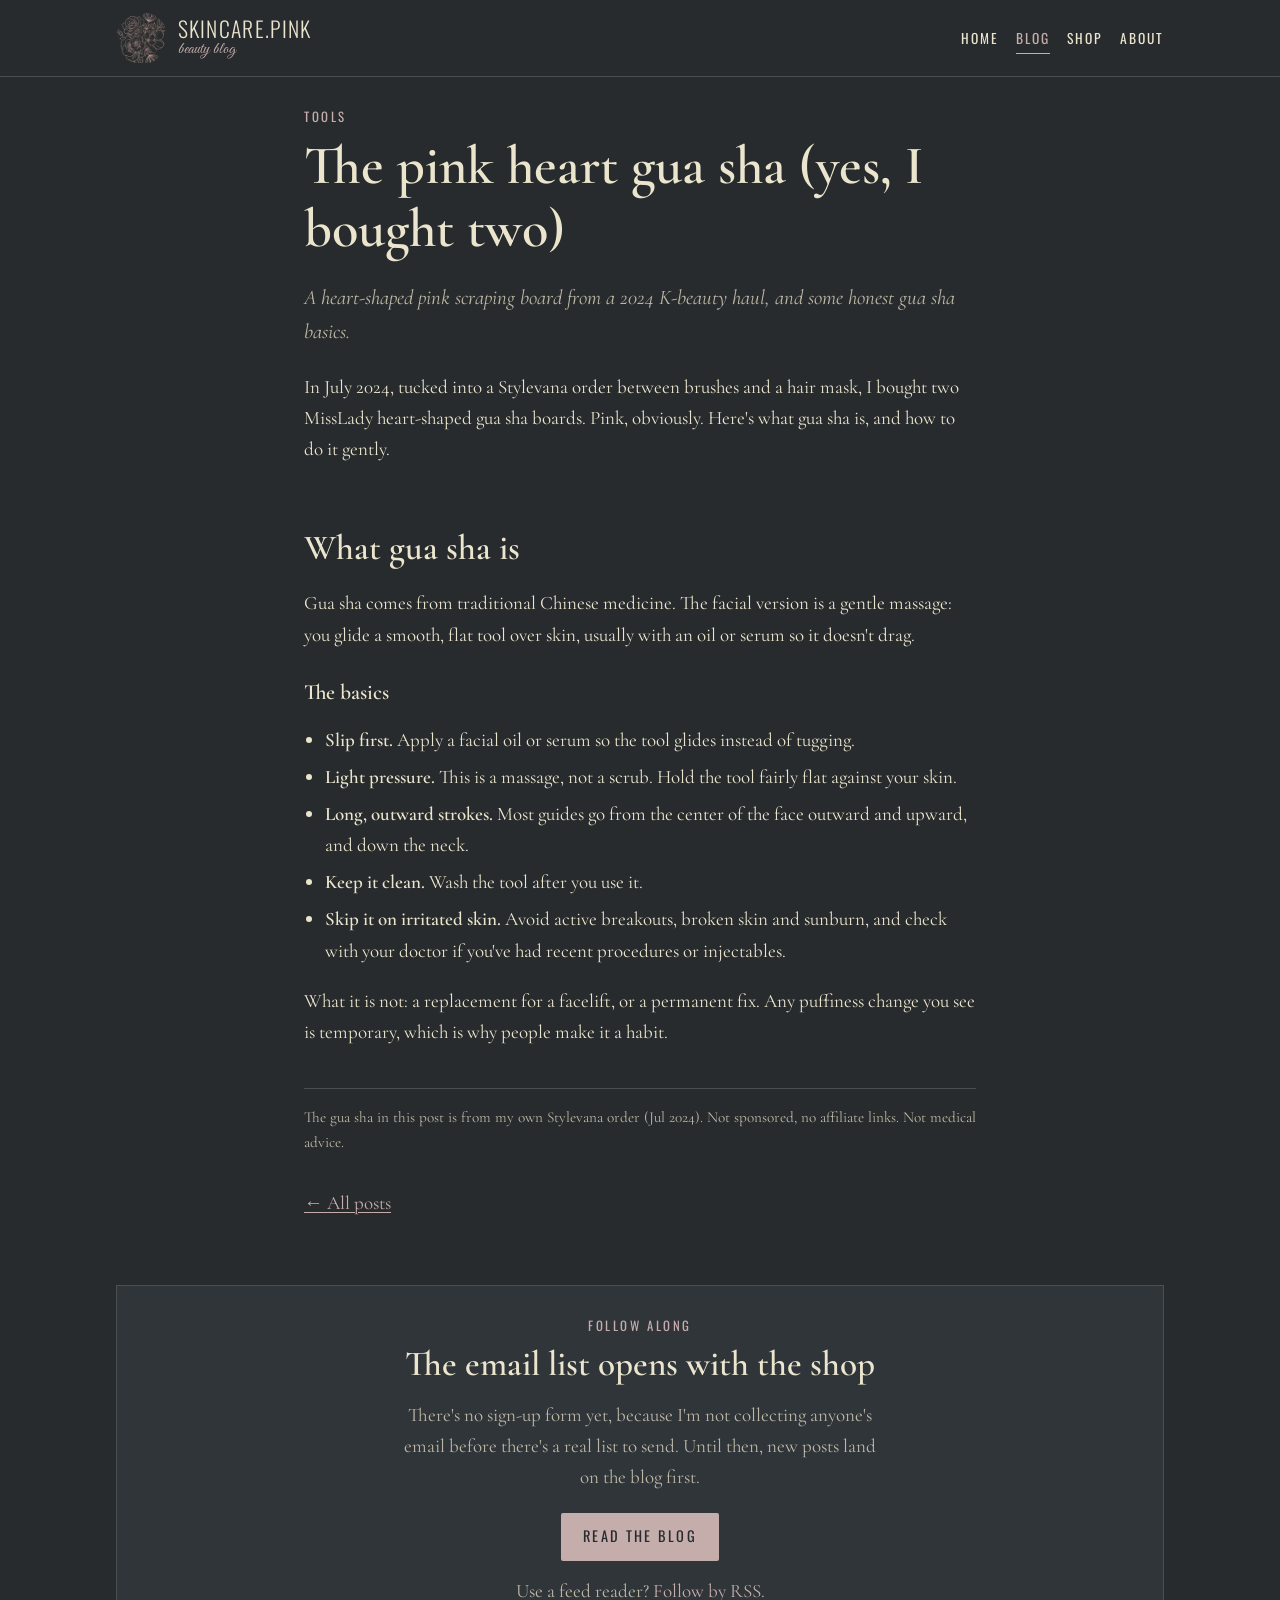
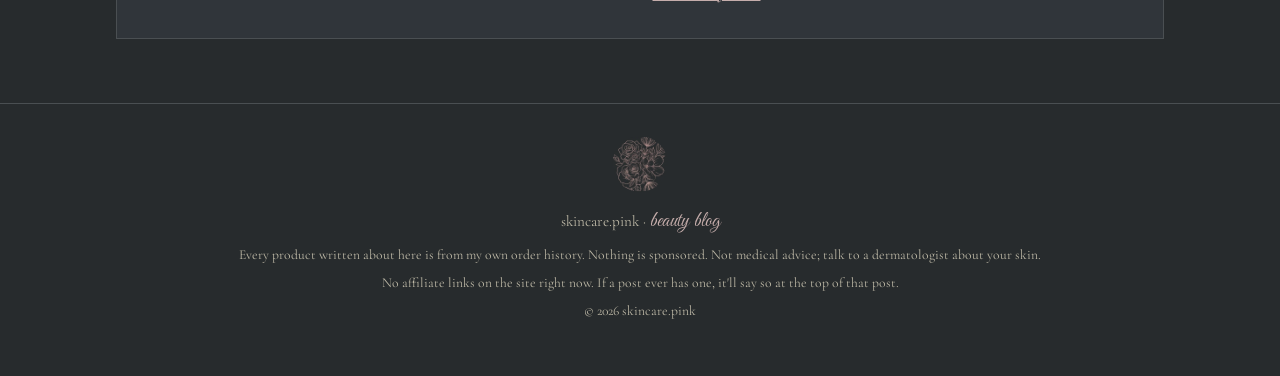
<file: pink-heart-gua-sha.html>
<!doctype html>
<html lang="en">
<head>
<meta charset="utf-8">
<meta name="viewport" content="width=device-width,initial-scale=1">
<title>The pink heart gua sha (yes, I bought two) · skincare.pink</title>
<meta name="description" content="A heart-shaped pink scraping board from a 2024 K-beauty haul, and some honest gua sha basics.">
<meta name="theme-color" content="#272B2D">
<meta property="og:title" content="The pink heart gua sha (yes, I bought two) · skincare.pink">
<meta property="og:description" content="A heart-shaped pink scraping board from a 2024 K-beauty haul, and some honest gua sha basics.">
<meta property="og:image" content="assets/og-logo.jpg">
<link rel="icon" href="assets/favicon.png">
<link rel="apple-touch-icon" href="assets/apple-touch-icon.png">
<link rel="preload" href="assets/fonts/CormorantGaramond-400.woff2" as="font" type="font/woff2" crossorigin>
<link rel="stylesheet" href="assets/site.css">
<link rel="alternate" type="application/rss+xml" title="skincare.pink" href="feed.xml">
</head>
<body>
<a class="skip" href="#main">Skip to content</a>
<header class="site-head"><div class="wrap">
  <a class="brand" href="index.html" aria-label="skincare.pink home">
    <img src="assets/rose-256.webp" alt="" width="44" height="44">
    <span class="brand-word">Skincare.Pink<small>beauty blog</small></span>
  </a>
  <nav aria-label="Main"><ul><li><a href="index.html">Home</a></li><li><a href="blog.html" aria-current=page>Blog</a></li><li><a href="shop.html">Shop</a></li><li><a href="about.html">About</a></li></ul></nav>
</div></header>
<main id="main" class="wrap">
<article class="post"><p class="eyebrow">Tools</p><h1>The pink heart gua sha (yes, I bought two)</h1>
<p class="lede">A heart-shaped pink scraping board from a 2024 K-beauty haul, and some honest gua sha basics.</p>
<p>In July 2024, tucked into a Stylevana order between brushes and a hair mask, I bought two MissLady heart-shaped gua sha boards. Pink, obviously. Here's what gua sha is, and how to do it gently.</p>

<h2>What gua sha is</h2>
<p>Gua sha comes from traditional Chinese medicine. The facial version is a gentle massage: you glide a smooth, flat tool over skin, usually with an oil or serum so it doesn't drag.</p>
<h3>The basics</h3>
<ul>
  <li><strong>Slip first.</strong> Apply a facial oil or serum so the tool glides instead of tugging.</li>
  <li><strong>Light pressure.</strong> This is a massage, not a scrub. Hold the tool fairly flat against your skin.</li>
  <li><strong>Long, outward strokes.</strong> Most guides go from the center of the face outward and upward, and down the neck.</li>
  <li><strong>Keep it clean.</strong> Wash the tool after you use it.</li>
  <li><strong>Skip it on irritated skin.</strong> Avoid active breakouts, broken skin and sunburn, and check with your doctor if you've had recent procedures or injectables.</li>
</ul>
<p>What it is not: a replacement for a facelift, or a permanent fix. Any puffiness change you see is temporary, which is why people make it a habit.</p>
<p class="note">The gua sha in this post is from my own Stylevana order (Jul 2024). Not sponsored, no affiliate links. Not medical advice.</p>

<p style="margin-top:2rem"><a href="blog.html">← All posts</a></p></article>
<section class="panel" aria-labelledby="post-h">
  <p class="eyebrow">Follow along</p>
  <h2 id="post-h" style="margin-top:.3em">The email list opens with the shop</h2>
  <p style="color:var(--cream-dim);max-width:30rem;margin:0 auto 1.25rem">There's no sign-up form yet, because I'm not collecting anyone's email before there's a real list to send. Until then, new posts land on the blog first.</p>
  <p style="margin:0"><a class="btn" href="blog.html">Read the blog</a></p>
  <p class="small" style="color:var(--cream-dim);margin:.9rem 0 0">Use a feed reader? <a href="feed.xml">Follow by RSS</a>.</p>
</section>
</main>
<footer class="site-foot"><div class="wrap">
  <img src="assets/rose-256.webp" alt="" width="56" height="56" loading="lazy">
  <p>skincare.pink · <span class="script" style="font-size:1.3rem">beauty blog</span></p>
  <p class="small">Every product written about here is from my own order history. Nothing is sponsored. Not medical advice; talk to a dermatologist about your skin.</p>
  <p class="small">No affiliate links on the site right now. If a post ever has one, it'll say so at the top of that post.</p>
  <p class="small">© 2026 skincare.pink</p>
</div></footer>
</body>
</html>
</file>
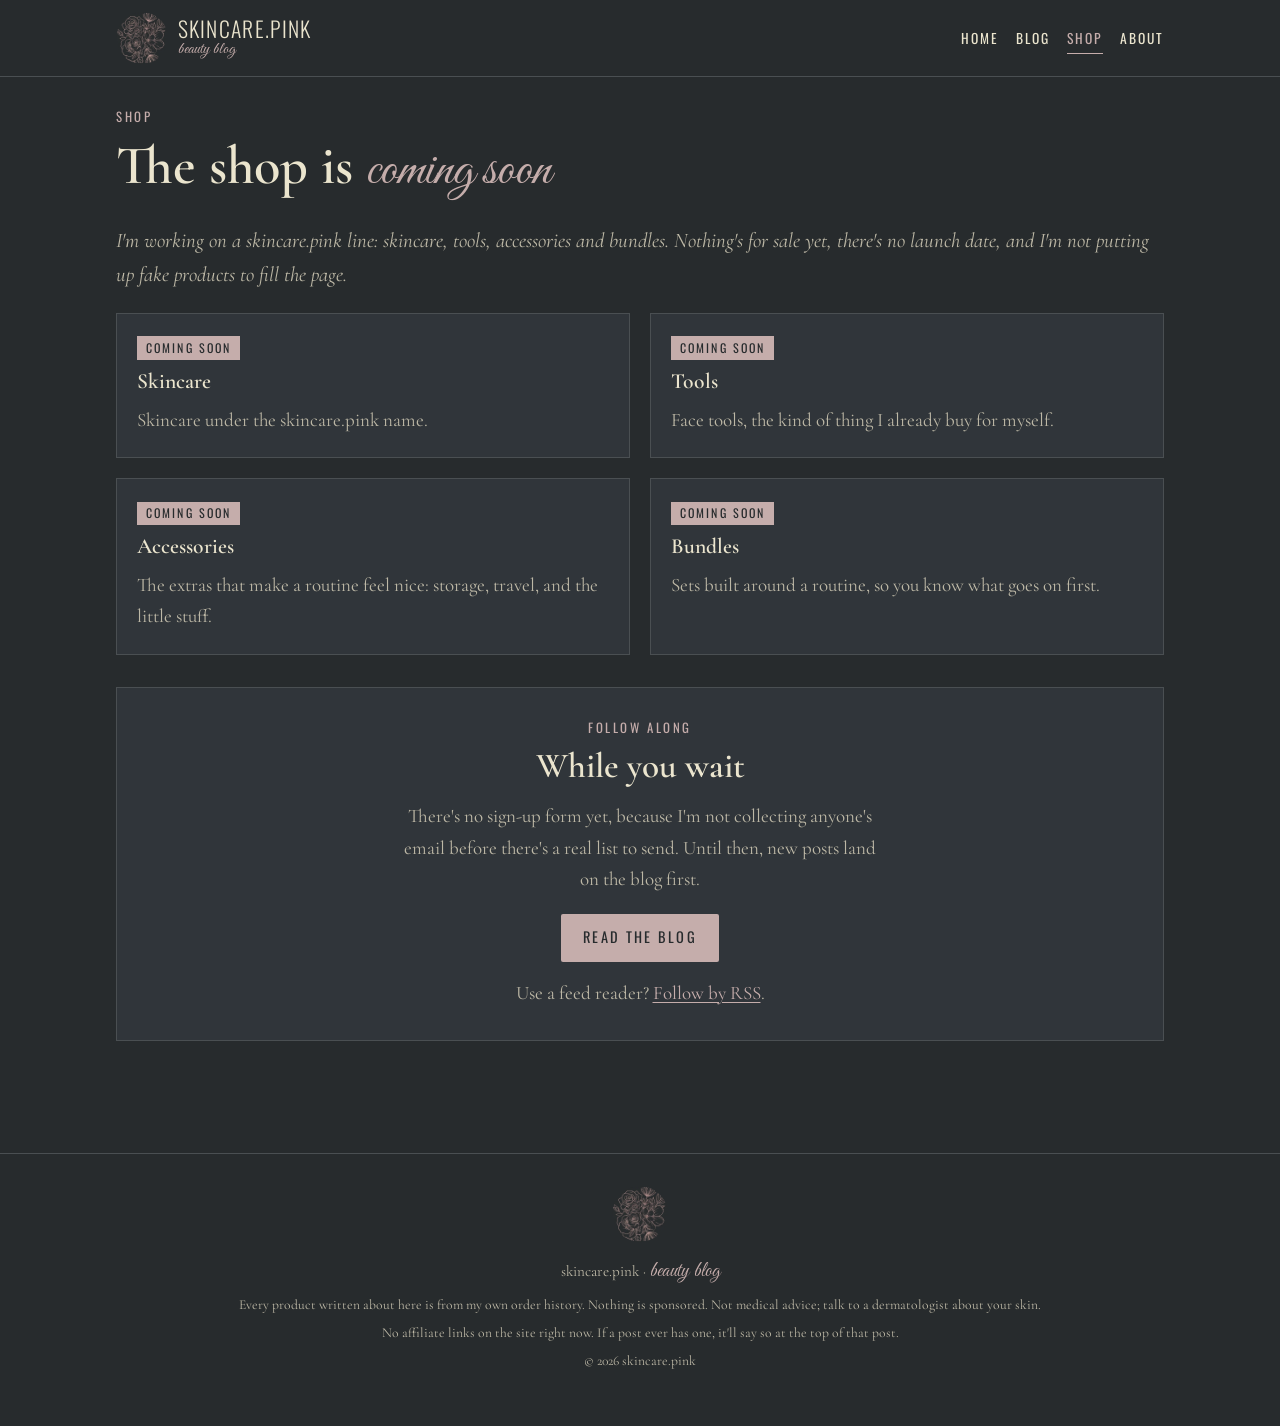
<file: shop.html>
<!doctype html>
<html lang="en">
<head>
<meta charset="utf-8">
<meta name="viewport" content="width=device-width,initial-scale=1">
<title>Shop · skincare.pink</title>
<meta name="description" content="The skincare.pink shop: skincare, tools, accessories and bundles, coming soon.">
<meta name="theme-color" content="#272B2D">
<meta property="og:title" content="Shop · skincare.pink">
<meta property="og:description" content="The skincare.pink shop: skincare, tools, accessories and bundles, coming soon.">
<meta property="og:image" content="assets/og-logo.jpg">
<link rel="icon" href="assets/favicon.png">
<link rel="apple-touch-icon" href="assets/apple-touch-icon.png">
<link rel="preload" href="assets/fonts/CormorantGaramond-400.woff2" as="font" type="font/woff2" crossorigin>
<link rel="stylesheet" href="assets/site.css">
<link rel="alternate" type="application/rss+xml" title="skincare.pink" href="feed.xml">
</head>
<body>
<a class="skip" href="#main">Skip to content</a>
<header class="site-head"><div class="wrap">
  <a class="brand" href="index.html" aria-label="skincare.pink home">
    <img src="assets/rose-256.webp" alt="" width="44" height="44">
    <span class="brand-word">Skincare.Pink<small>beauty blog</small></span>
  </a>
  <nav aria-label="Main"><ul><li><a href="index.html">Home</a></li><li><a href="blog.html">Blog</a></li><li><a href="shop.html" aria-current=page>Shop</a></li><li><a href="about.html">About</a></li></ul></nav>
</div></header>
<main id="main" class="wrap">

<section class="post" style="max-width:var(--max)">
  <p class="eyebrow">Shop</p>
  <h1>The shop is <span class="script" style="font-weight:400">coming soon</span></h1>
  <p class="lede">I'm working on a skincare.pink line: skincare, tools, accessories and bundles. Nothing's for sale yet, there's no launch date, and I'm not putting up fake products to fill the page.</p>
  <div class="grid">
  <article class="card cat"><span class="soon">Coming soon</span><h3>Skincare</h3><p>Skincare under the skincare.pink name.</p></article><article class="card cat"><span class="soon">Coming soon</span><h3>Tools</h3><p>Face tools, the kind of thing I already buy for myself.</p></article><article class="card cat"><span class="soon">Coming soon</span><h3>Accessories</h3><p>The extras that make a routine feel nice: storage, travel, and the little stuff.</p></article><article class="card cat"><span class="soon">Coming soon</span><h3>Bundles</h3><p>Sets built around a routine, so you know what goes on first.</p></article>
  </div>
  
<section class="panel" aria-labelledby="shop-h">
  <p class="eyebrow">Follow along</p>
  <h2 id="shop-h" style="margin-top:.3em">While you wait</h2>
  <p style="color:var(--cream-dim);max-width:30rem;margin:0 auto 1.25rem">There's no sign-up form yet, because I'm not collecting anyone's email before there's a real list to send. Until then, new posts land on the blog first.</p>
  <p style="margin:0"><a class="btn" href="blog.html">Read the blog</a></p>
  <p class="small" style="color:var(--cream-dim);margin:.9rem 0 0">Use a feed reader? <a href="feed.xml">Follow by RSS</a>.</p>
</section>
</section>

</main>
<footer class="site-foot"><div class="wrap">
  <img src="assets/rose-256.webp" alt="" width="56" height="56" loading="lazy">
  <p>skincare.pink · <span class="script" style="font-size:1.3rem">beauty blog</span></p>
  <p class="small">Every product written about here is from my own order history. Nothing is sponsored. Not medical advice; talk to a dermatologist about your skin.</p>
  <p class="small">No affiliate links on the site right now. If a post ever has one, it'll say so at the top of that post.</p>
  <p class="small">© 2026 skincare.pink</p>
</div></footer>
</body>
</html>
</file>
<file: assets/site.css>
@font-face{font-family:'Cormorant Garamond';font-style:italic;font-weight:400;font-display:swap;src:url(fonts/CormorantGaramond-400i.woff2) format('woff2');}
@font-face{font-family:'Cormorant Garamond';font-style:normal;font-weight:400;font-display:swap;src:url(fonts/CormorantGaramond-400.woff2) format('woff2');}
@font-face{font-family:'Cormorant Garamond';font-style:normal;font-weight:600;font-display:swap;src:url(fonts/CormorantGaramond-600.woff2) format('woff2');}
@font-face{font-family:'Great Vibes';font-style:normal;font-weight:400;font-display:swap;src:url(fonts/GreatVibes-400.woff2) format('woff2');}
@font-face{font-family:'Oswald';font-style:normal;font-weight:300;font-display:swap;src:url(fonts/Oswald-300.woff2) format('woff2');}
@font-face{font-family:'Oswald';font-style:normal;font-weight:400;font-display:swap;src:url(fonts/Oswald-400.woff2) format('woff2');}
/* skincare.pink v1, palette sampled from the logo */
:root{
  --charcoal:#272B2D;   /* logo background (median sample) */
  --rose:#C5ADAB;       /* rose line art (median of line pixels) */
  --cream:#EBE5CE;      /* SKINCARE.PINK wordmark (median of type pixels) */
  --charcoal-2:#30353A; /* derived: raised surface */
  --line:#4A4F52;       /* derived: hairlines */
  --cream-dim:#BDB8A6;  /* derived: secondary text */
  --rose-deep:#A88B88;  /* derived: hover */
  --serif:'Cormorant Garamond',Georgia,'Times New Roman',serif;
  --caps:'Oswald','Arial Narrow',sans-serif;
  --script:'Great Vibes',cursive;
  --max:68rem;
}
*{box-sizing:border-box}
html{-webkit-text-size-adjust:100%}
body{margin:0;background:var(--charcoal);color:var(--cream);font:400 1.1875rem/1.65 var(--serif);}
img{max-width:100%;height:auto;display:block}
a{color:var(--rose);text-underline-offset:3px;text-decoration-thickness:1px}
a:hover{color:var(--cream)}
:focus-visible{outline:2px solid var(--rose);outline-offset:3px}
.wrap{max-width:var(--max);margin:0 auto;padding:0 1.25rem}
.skip{position:absolute;left:-999px}.skip:focus{left:1rem;top:1rem;background:var(--cream);color:var(--charcoal);padding:.5rem 1rem;z-index:9}

/* header */
.site-head{border-bottom:1px solid var(--line)}
.site-head .wrap{display:flex;align-items:center;justify-content:space-between;gap:1rem;padding-top:.75rem;padding-bottom:.75rem;flex-wrap:wrap}
.brand{display:flex;align-items:center;gap:.6rem;text-decoration:none;color:var(--cream)}
.brand img{width:52px;height:52px;border-radius:50%}
.brand-word{font:300 1.35rem/1 var(--caps);letter-spacing:.06em;text-transform:uppercase}
.brand-word small{display:block;font:1.05rem/1 var(--script);letter-spacing:0;text-transform:none;color:var(--rose);margin-top:.15rem}
nav ul{list-style:none;margin:0;padding:0;display:flex;gap:1.1rem;flex-wrap:wrap}
nav a{font:400 .85rem/1 var(--caps);letter-spacing:.14em;text-transform:uppercase;color:var(--cream);text-decoration:none;padding:.5rem 0;display:inline-block}
nav a[aria-current=page]{color:var(--rose);border-bottom:1px solid var(--rose)}
@media (max-width:520px){ .site-head .wrap{justify-content:center} nav ul{justify-content:center;gap:1.2rem} }

/* type */
h1,h2,h3{font-family:var(--serif);font-weight:600;line-height:1.15;color:var(--cream)}
h1{font-size:clamp(2.1rem,7vw,3.4rem);margin:.2em 0 .3em}
h2{font-size:clamp(1.6rem,5vw,2.2rem);margin:1.8em 0 .4em}
h3{font-size:1.35rem;margin:1.4em 0 .3em}
.eyebrow{font:400 .8rem/1.2 var(--caps);letter-spacing:.2em;text-transform:uppercase;color:var(--rose);margin:0}
.script{font-family:var(--script);font-weight:400;color:var(--rose)}
.lede{font-size:1.3rem;color:var(--cream-dim);font-style:italic}
hr.rule{border:0;height:1px;background:linear-gradient(90deg,transparent,var(--rose),transparent);margin:3rem auto;max-width:20rem;opacity:.6}

/* hero */
.hero{text-align:center;padding:1.5rem 0 .5rem}
#join .panel{margin-top:.5rem}
.hero .logo{width:100%;max-width:900px;margin:0 auto;aspect-ratio:1584/672;-webkit-mask-image:radial-gradient(ellipse 70% 72% at 50% 50%,#000 62%,transparent 100%);mask-image:radial-gradient(ellipse 70% 72% at 50% 50%,#000 62%,transparent 100%)}
.hero p.tag{font-size:1.35rem;max-width:34rem;margin:1.25rem auto 1.5rem;color:var(--cream)}

/* buttons + form */
.btn{display:inline-block;background:var(--rose);color:var(--charcoal);border:0;border-radius:2px;font:400 .9rem/1 var(--caps);letter-spacing:.16em;text-transform:uppercase;padding:1rem 1.4rem;text-decoration:none;cursor:pointer;min-height:48px}
.btn:hover{background:var(--cream);color:var(--charcoal)}
.panel{background:var(--charcoal-2);border:1px solid var(--line);padding:2rem 1.25rem;text-align:center;margin:2rem 0}

/* cards */
.grid{display:grid;gap:1.25rem;grid-template-columns:1fr}
@media (min-width:700px){.grid{grid-template-columns:repeat(2,1fr)}}
@media (min-width:1000px){.grid.three{grid-template-columns:repeat(3,1fr)}}
.card{border:1px solid var(--line);padding:1.4rem 1.25rem;background:var(--charcoal-2);display:flex;flex-direction:column;gap:.4rem}
.card h3{margin:.2rem 0}
.card h3 a{color:var(--cream);text-decoration:none}
.card h3 a:hover{color:var(--rose)}
.card p{margin:0;color:var(--cream-dim)}
.card .more{margin-top:auto;padding-top:.6rem;font:400 .8rem/1 var(--caps);letter-spacing:.16em;text-transform:uppercase}

/* posts */
.post{max-width:42rem;margin:0 auto;padding:2rem 0 1rem}
.post .meta{color:var(--cream-dim);font-size:1rem}
.post ol,.post ul{padding-left:1.3rem}
.post li{margin:.35rem 0}
.receipt{border-left:2px solid var(--rose);padding:.4rem 0 .4rem 1rem;margin:1.5rem 0;color:var(--cream-dim);font-size:1.05rem}
.receipt strong{color:var(--cream)}
table{width:100%;border-collapse:collapse;font-size:1rem;margin:1rem 0}
th,td{text-align:left;padding:.55rem .4rem;border-bottom:1px solid var(--line);vertical-align:top}
th{font:400 .75rem/1.2 var(--caps);letter-spacing:.14em;text-transform:uppercase;color:var(--rose)}
.table-scroll{overflow-x:auto}
.note{font-size:.95rem;color:var(--cream-dim);border-top:1px solid var(--line);padding-top:1rem;margin-top:2.5rem}
figure{margin:1.75rem 0}
figcaption{font-size:.95rem;color:var(--cream-dim);margin-top:.5rem;font-style:italic}
.label-fig img{max-width:260px;border-radius:50%;margin:0 auto}
.label-fig{text-align:center}
blockquote{margin:1.5rem 0;padding:0 0 0 1rem;border-left:2px solid var(--rose);font-style:italic;font-size:1.3rem}

/* shop */
.cat .soon{font:400 .75rem/1 var(--caps);letter-spacing:.18em;text-transform:uppercase;color:var(--charcoal);background:var(--rose);padding:.35rem .55rem;align-self:flex-start}

/* footer */
.site-foot{border-top:1px solid var(--line);margin-top:4rem;padding:2rem 0 3rem;text-align:center;color:var(--cream-dim);font-size:.95rem}
.site-foot img{width:56px;height:56px;border-radius:50%;margin:0 auto .75rem}
.site-foot p{margin:.35rem 0}
.site-foot .small{font-size:.85rem}
@media (prefers-reduced-motion:reduce){*{transition:none!important;animation:none!important}}

@media (max-width:520px){.btn{letter-spacing:.1em;padding:1rem}}
</file>
